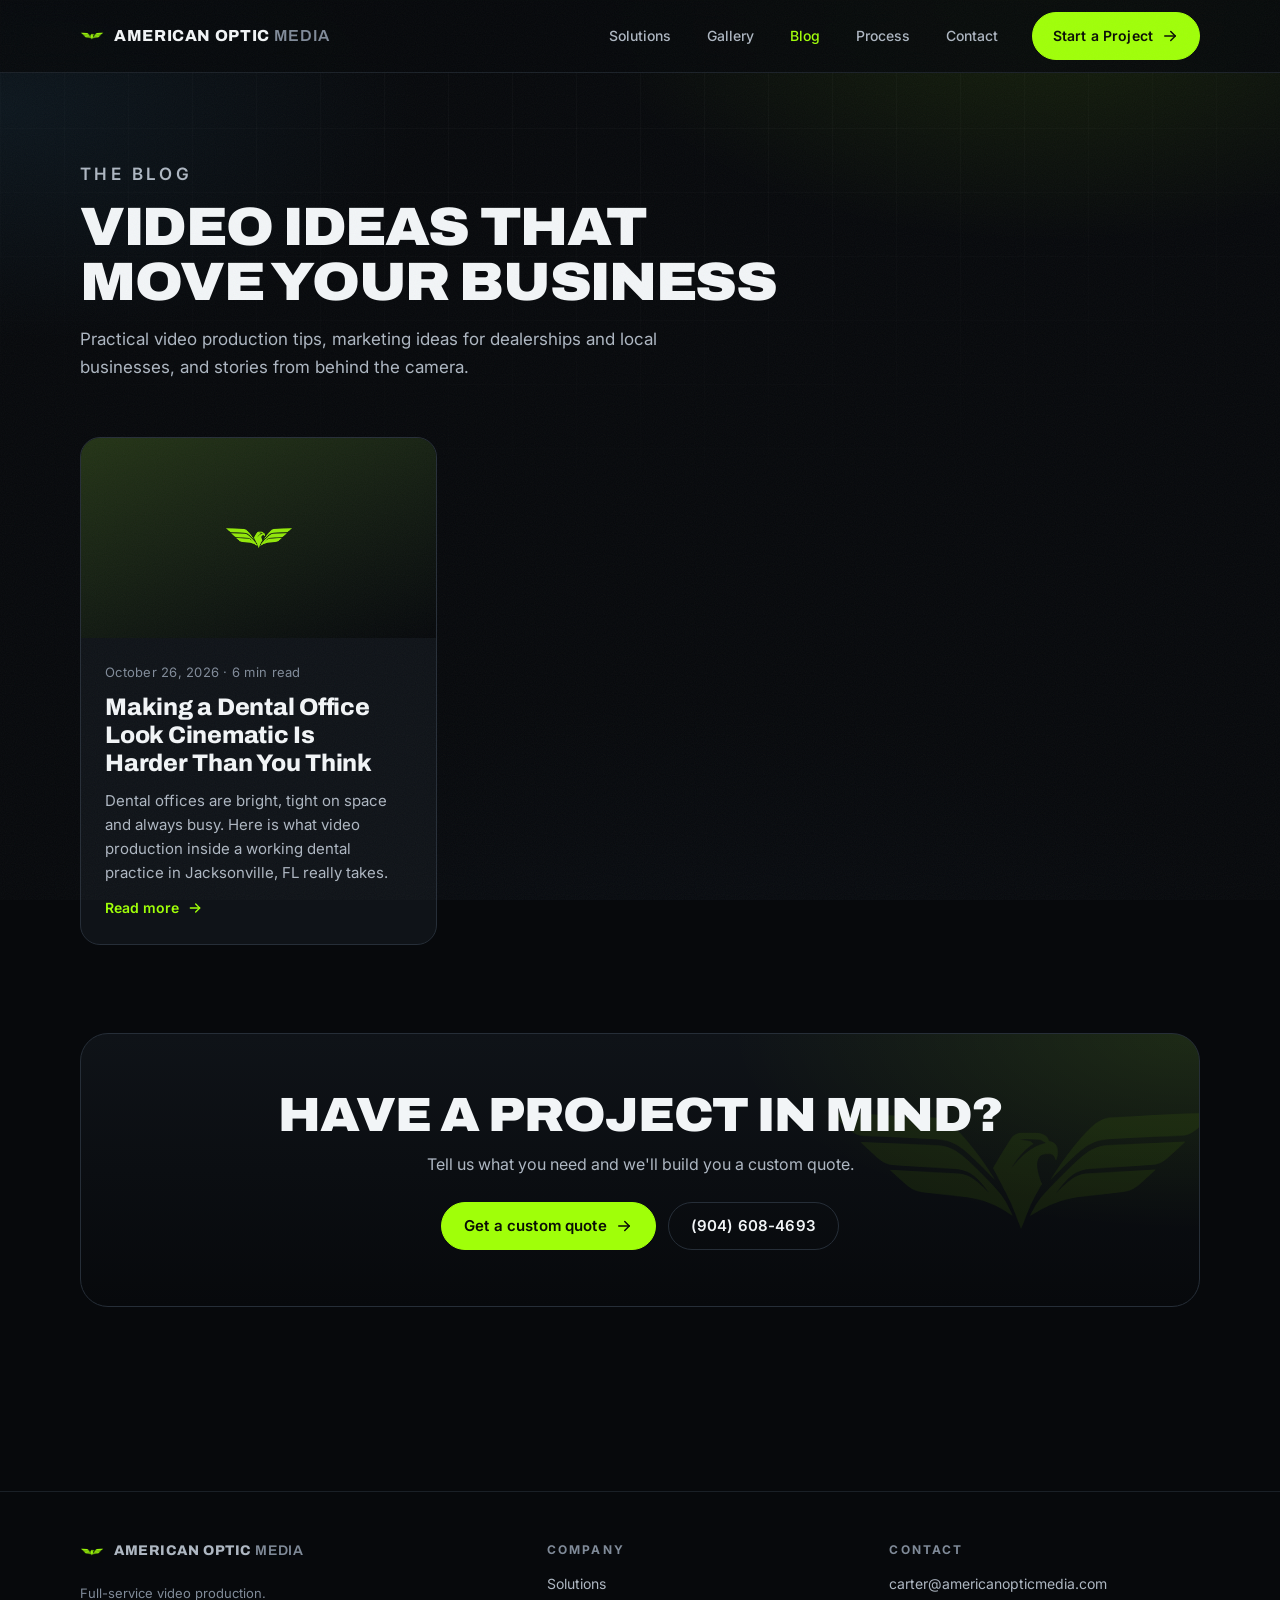
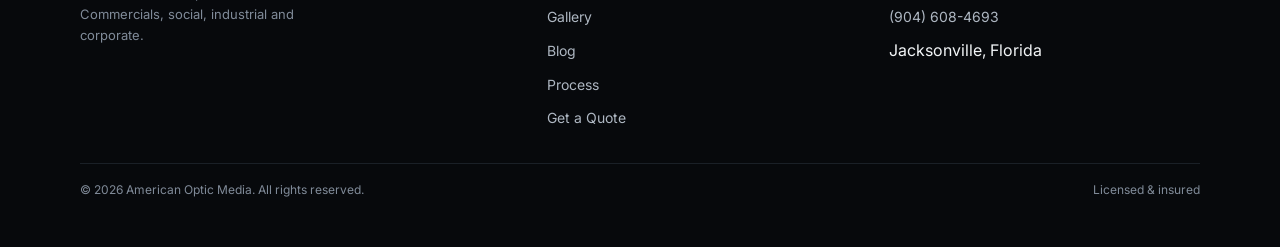
<file: blog/index.html>
<!doctype html>
<html lang="en">
<head>
  <meta charset="utf-8">
  <meta name="viewport" content="width=device-width, initial-scale=1">
  <title>Video Production Blog | American Optic Media</title>
  <meta name="description" content="Video production tips, dealership marketing ideas and behind the scenes stories from American Optic Media in Jacksonville, Florida.">
  <link rel="canonical" href="https://americanopticmedia.com/blog/">
  <link rel="icon" type="image/png" href="/assets/favicon-64.png">
  <link rel="apple-touch-icon" href="/assets/app-icon-180.png">
  <link rel="manifest" href="/site.webmanifest">
  <link rel="alternate" type="application/rss+xml" title="American Optic Media Blog" href="https://americanopticmedia.com/rss.xml">
  <meta name="theme-color" content="#07090C">
  <meta property="og:type" content="website">
  <meta property="og:site_name" content="American Optic Media">
  <meta property="og:title" content="Video Production Blog | American Optic Media">
  <meta property="og:description" content="Video production tips, dealership marketing ideas and behind the scenes stories from American Optic Media in Jacksonville, Florida.">
  <meta property="og:url" content="https://americanopticmedia.com/blog/">
  <meta property="og:image" content="https://americanopticmedia.com/assets/og-image.jpg">
  <meta name="twitter:card" content="summary_large_image">
  <script>document.documentElement.classList.add('js');</script>
  <script type="application/ld+json">{"@context":"https://schema.org","@type":"Blog","name":"American Optic Media Blog","url":"https://americanopticmedia.com/blog/","description":"Video production tips, dealership marketing ideas and behind the scenes stories from American Optic Media in Jacksonville, Florida.","publisher":{"@type":"Organization","name":"American Optic Media","url":"https://americanopticmedia.com"},"blogPost":[{"@type":"BlogPosting","headline":"Making a Dental Office Look Cinematic Is Harder Than You Think","url":"https://americanopticmedia.com/blog/making-a-dental-office-look-cinematic.html","datePublished":"2026-10-26"}]}</script>

  <link rel="preconnect" href="https://fonts.googleapis.com">
  <link rel="preconnect" href="https://fonts.gstatic.com" crossorigin>
  <link href="https://fonts.googleapis.com/css2?family=Archivo:wdth,wght@62..125,400..900&family=Inter:wght@400;500;600&display=swap" rel="stylesheet">
  <link rel="stylesheet" href="/css/styles.css">
  <link rel="stylesheet" href="/css/blog.css">
</head>
<body>
  <div class="bg" aria-hidden="true"></div>
  <a class="skip-link" href="#main">Skip to content</a>

  <svg width="0" height="0" style="position:absolute" aria-hidden="true" focusable="false">
    <symbol id="i-arrow" viewBox="0 0 24 24" fill="none" stroke="currentColor" stroke-width="2" stroke-linecap="round" stroke-linejoin="round"><path d="M5 12h14"/><path d="m13 6 6 6-6 6"/></symbol>
    <symbol id="i-menu" viewBox="0 0 24 24" fill="none" stroke="currentColor" stroke-width="2" stroke-linecap="round"><path d="M3 6h18M3 12h18M3 18h18"/></symbol>
    <symbol id="i-close" viewBox="0 0 24 24" fill="none" stroke="currentColor" stroke-width="2" stroke-linecap="round"><path d="M18 6 6 18M6 6l12 12"/></symbol>
  </svg>

  <header class="site-header">
    <div class="container">
      <nav class="nav" aria-label="Primary">
        <a class="brand" href="/index.html" aria-label="American Optic Media home">
          <img class="brand__mark" src="/assets/ao-mark-lime-128.png" alt="" width="128" height="128">
          <span class="brand__name"><b>American Optic</b> <span>Media</span></span>
        </a>
        <button class="nav__toggle" type="button" aria-expanded="false" aria-controls="nav-links" aria-label="Menu">
          <svg class="icon-open" aria-hidden="true"><use href="#i-menu"/></svg>
          <svg class="icon-close" aria-hidden="true"><use href="#i-close"/></svg>
        </button>
        <div class="nav__links" id="nav-links">
          <a href="/index.html#solutions">Solutions</a>
          <a href="/gallery.html">Gallery</a>
          <a href="/blog/" aria-current="page">Blog</a>
          <a href="/index.html#process">Process</a>
          <a href="/index.html#contact">Contact</a>
          <a class="btn btn--primary nav__cta" href="#" data-quote-cta>Start a Project <svg aria-hidden="true"><use href="#i-arrow"/></svg></a>
        </div>
      </nav>
    </div>
  </header>

  <main id="main">
    <section class="result-hero">
      <div class="container">
        <p class="eyebrow eyebrow--accent">The blog</p>
        <h1>Video ideas that move your business</h1>
        <p>Practical video production tips, marketing ideas for dealerships and local businesses, and stories from behind the camera.</p>
      </div>
    </section>

    <section class="section blog-list">
      <div class="container">
      <ul class="post-grid">
        <li class="post-card">
          <a class="post-card__link" href="/blog/making-a-dental-office-look-cinematic.html">
            <div class="post-card__media post-card__media--blank"><img class="post-card__mark" src="/assets/ao-mark-lime-128.png" alt="" width="128" height="128"></div>
            <div class="post-card__body">
              <p class="post-card__meta"><time datetime="2026-10-26">October 26, 2026</time> <span aria-hidden="true">&middot;</span> 6 min read</p>
              <h2 class="post-card__title">Making a Dental Office Look Cinematic Is Harder Than You Think</h2>
              <p class="post-card__excerpt">Dental offices are bright, tight on space and always busy. Here is what video production inside a working dental practice in Jacksonville, FL really takes.</p>
              <span class="post-card__more">Read more <svg aria-hidden="true"><use href="#i-arrow"/></svg></span>
            </div>
          </a>
        </li>
      </ul>
      </div>
    </section>

    <section class="section post-cta-wrap">
      <div class="container">
        <div class="cta-band reveal">
          <h2>Have a project in mind?</h2>
          <p>Tell us what you need and we'll build you a custom quote.</p>
          <div class="cta-band__actions">
            <a class="btn btn--primary" href="#" data-quote-cta>Get a custom quote <svg aria-hidden="true"><use href="#i-arrow"/></svg></a>
            <a class="btn btn--ghost" href="#" data-call-cta>phone</a>
          </div>
        </div>
      </div>
    </section>
  </main>

  <footer class="site-footer">
    <div class="container">
      <div class="site-footer__grid">
        <div>
          <a class="brand" href="/index.html" aria-label="American Optic Media home">
            <img class="brand__mark" src="/assets/ao-mark-lime-128.png" alt="" width="128" height="128">
            <span class="brand__name"><b>American Optic</b> <span>Media</span></span>
          </a>
          <p>Full-service video production. Commercials, social, industrial and corporate.</p>
        </div>
        <div>
          <h4>Company</h4>
          <ul>
            <li><a href="/index.html#solutions">Solutions</a></li>
            <li><a href="/gallery.html">Gallery</a></li>
            <li><a href="/blog/">Blog</a></li>
            <li><a href="/index.html#process">Process</a></li>
            <li><a href="#" data-quote-cta>Get a Quote</a></li>
          </ul>
        </div>
        <div>
          <h4>Contact</h4>
          <ul>
            <li><a href="#" data-email-link>email</a></li>
            <li><a href="#" data-call-cta>phone</a></li>
            <li><span data-location>Location</span></li>
          </ul>
        </div>
      </div>
      <div class="site-footer__bar">
        <span>&copy; <span id="year"></span> American Optic Media. All rights reserved.</span>
        <span>Licensed &amp; insured</span>
      </div>
    </div>
  </footer>

  <script src="/js/site-config.js"></script>
  <script src="/js/main.js"></script>
</body>
</html>
</file>
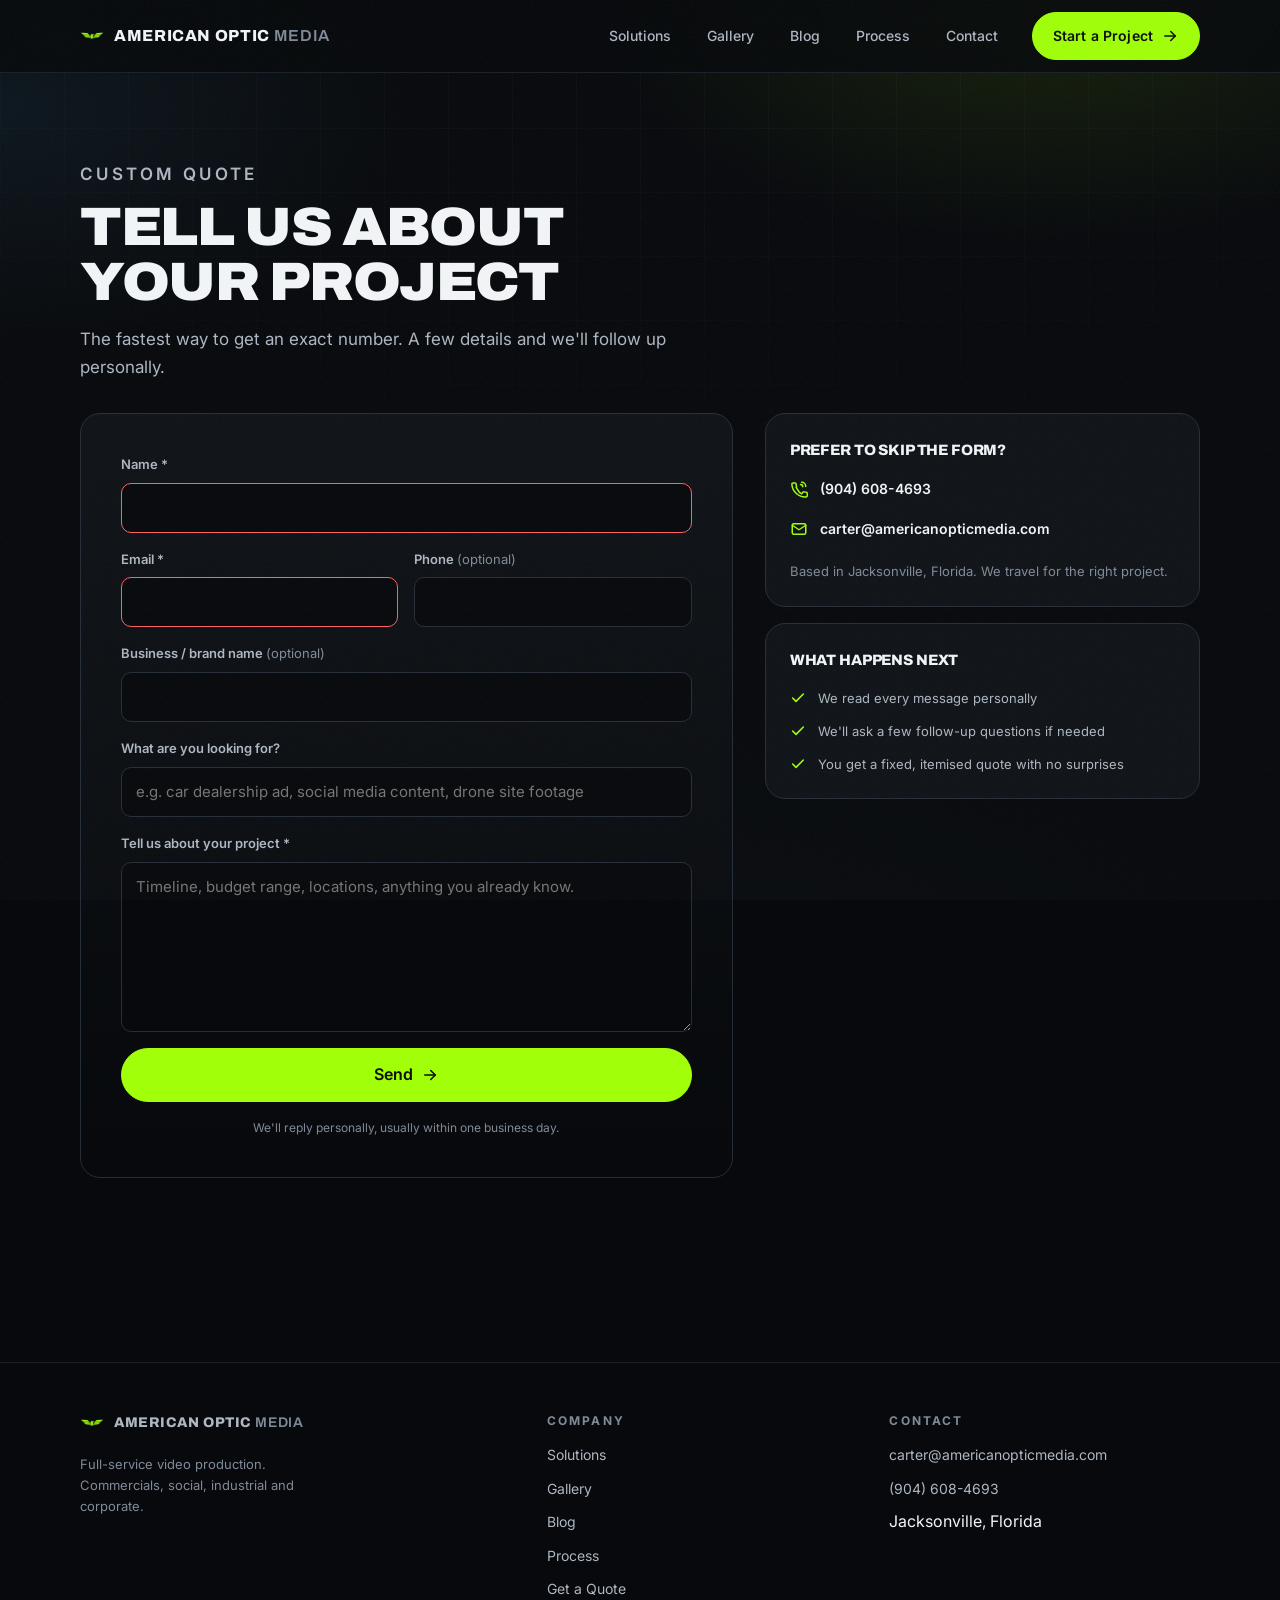
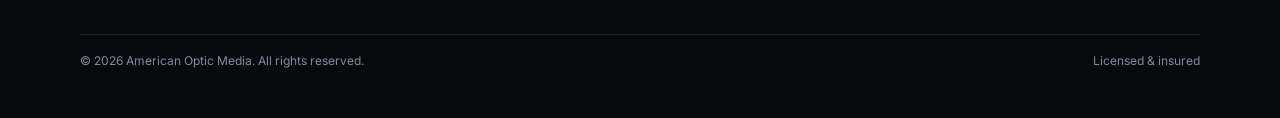
<file: quote.html>
<!doctype html>
<html lang="en">
<head>
  <meta charset="utf-8">
  <meta name="viewport" content="width=device-width, initial-scale=1">
  <title>Get a Custom Quote | American Optic Media</title>
  <meta name="description" content="Tell American Optic Media about your project and get an exact, custom quote.">
  <link rel="icon" type="image/png" href="assets/favicon-64.png">
  <link rel="apple-touch-icon" href="assets/app-icon-180.png">
  <link rel="manifest" href="site.webmanifest">
  <meta name="robots" content="noindex">
  <script>document.documentElement.classList.add('js');</script>

  <link rel="preconnect" href="https://fonts.googleapis.com">
  <link rel="preconnect" href="https://fonts.gstatic.com" crossorigin>
  <link href="https://fonts.googleapis.com/css2?family=Archivo:wdth,wght@62..125,400..900&family=Inter:wght@400;500;600&display=swap" rel="stylesheet">
  <link rel="stylesheet" href="css/styles.css">
</head>
<body>
  <div class="bg" aria-hidden="true"></div>
  <a class="skip-link" href="#main">Skip to content</a>

  <svg width="0" height="0" style="position:absolute" aria-hidden="true" focusable="false">
    <symbol id="i-arrow" viewBox="0 0 24 24" fill="none" stroke="currentColor" stroke-width="2" stroke-linecap="round" stroke-linejoin="round"><path d="M5 12h14"/><path d="m13 6 6 6-6 6"/></symbol>
    <symbol id="i-menu" viewBox="0 0 24 24" fill="none" stroke="currentColor" stroke-width="2" stroke-linecap="round"><path d="M3 6h18M3 12h18M3 18h18"/></symbol>
    <symbol id="i-close" viewBox="0 0 24 24" fill="none" stroke="currentColor" stroke-width="2" stroke-linecap="round"><path d="M18 6 6 18M6 6l12 12"/></symbol>
    <symbol id="i-phone" viewBox="0 0 24 24" fill="none" stroke="currentColor" stroke-width="2" stroke-linecap="round" stroke-linejoin="round"><path d="M15.5 3A5.5 5.5 0 0 1 21 8.5M14 6a3 3 0 0 1 3 3M10.5 13.5a11 11 0 0 0 5 5l1.7-2.2a1.4 1.4 0 0 1 1.5-.5c1 .3 2 .5 3 .5a1.5 1.5 0 0 1 1.3 1.5V21a1.5 1.5 0 0 1-1.6 1.5A18 18 0 0 1 2.5 5.6 1.5 1.5 0 0 1 4 4h2.7A1.5 1.5 0 0 1 8.2 5.3c0 1 .2 2 .5 3a1.4 1.4 0 0 1-.5 1.5Z"/></symbol>
    <symbol id="i-mail" viewBox="0 0 24 24" fill="none" stroke="currentColor" stroke-width="2" stroke-linecap="round" stroke-linejoin="round"><rect x="3" y="5" width="18" height="14" rx="2"/><path d="m3 7 9 6 9-6"/></symbol>
    <symbol id="i-check" viewBox="0 0 24 24" fill="none" stroke="currentColor" stroke-width="2.4" stroke-linecap="round" stroke-linejoin="round"><path d="M20 6 9 17l-5-5"/></symbol>
  </svg>

  <header class="site-header">
    <div class="container">
      <nav class="nav" aria-label="Primary">
        <a class="brand" href="index.html" aria-label="American Optic Media home">
          <img class="brand__mark" src="assets/ao-mark-lime-128.png" alt="" width="128" height="128">
          <span class="brand__name"><b>American Optic</b> <span>Media</span></span>
        </a>
        <button class="nav__toggle" type="button" aria-expanded="false" aria-controls="nav-links" aria-label="Menu">
          <svg class="icon-open" aria-hidden="true"><use href="#i-menu"/></svg>
          <svg class="icon-close" aria-hidden="true"><use href="#i-close"/></svg>
        </button>
        <div class="nav__links" id="nav-links">
          <a href="index.html#solutions">Solutions</a>
          <a href="gallery.html">Gallery</a>
          <a href="blog/">Blog</a>
          <a href="index.html#process">Process</a>
          <a href="index.html#contact">Contact</a>
          <a class="btn btn--primary nav__cta" href="quote.html" aria-current="page">Start a Project <svg aria-hidden="true"><use href="#i-arrow"/></svg></a>
        </div>
      </nav>
    </div>
  </header>

  <main id="main">
    <section class="result-hero">
      <div class="container">
        <p class="eyebrow eyebrow--accent">Custom quote</p>
        <h1 id="quote-title">Tell us about your project</h1>
        <p id="quote-blurb" style="color:var(--text-dim); margin-top:16px; font-size:17px; max-width:60ch;">The fastest way to get an exact number. A few details and we'll follow up personally.</p>
      </div>
    </section>

    <section class="section" style="padding-top:0">
      <div class="container quote-layout">
        <form class="quote-form" id="quote-form" novalidate>
          <div id="form-status" role="status" aria-live="polite"></div>

          <input type="hidden" name="_context" id="field-context">
          <input type="hidden" name="_subject" id="field-subject" value="New quote request from americanopticmedia">
          <input type="hidden" name="_template" value="table">
          <input type="hidden" name="_captcha" value="false">
          <!-- Spam trap: real visitors never see or fill this; bots do. -->
          <div class="visually-hidden" aria-hidden="true">
            <label for="f-website">Leave this field empty</label>
            <input id="f-website" name="_honey" type="text" tabindex="-1" autocomplete="off">
          </div>

          <div class="field">
            <label for="f-name">Name <span aria-hidden="true">*</span></label>
            <input id="f-name" name="name" type="text" autocomplete="name" required>
          </div>

          <div class="field-row">
            <div class="field">
              <label for="f-email">Email <span aria-hidden="true">*</span></label>
              <input id="f-email" name="email" type="email" autocomplete="email" required>
            </div>
            <div class="field">
              <label for="f-phone">Phone <span class="optional">(optional)</span></label>
              <input id="f-phone" name="phone" type="tel" autocomplete="tel">
            </div>
          </div>

          <div class="field">
            <label for="f-business">Business / brand name <span class="optional">(optional)</span></label>
            <input id="f-business" name="business" type="text" autocomplete="organization">
          </div>

          <div class="field">
            <label for="f-project">What are you looking for?</label>
            <input id="f-project" name="project" type="text" placeholder="e.g. car dealership ad, social media content, drone site footage">
          </div>

          <div class="field">
            <label for="f-message">Tell us about your project <span aria-hidden="true">*</span></label>
            <textarea id="f-message" name="message" rows="6" required placeholder="Timeline, budget range, locations, anything you already know."></textarea>
          </div>

          <p class="form-note" id="form-note" hidden></p>

          <button class="btn btn--primary btn--lg btn--block" type="submit" id="quote-submit">
            Send <svg aria-hidden="true"><use href="#i-arrow"/></svg>
          </button>
          <p class="form-fineprint">We'll reply personally, usually within one business day.</p>
        </form>

        <div class="form-success" id="form-success" tabindex="-1" hidden>
          <span class="form-success__icon" aria-hidden="true"><svg><use href="#i-check"/></svg></span>
          <h2>Message sent</h2>
          <p>Thanks for reaching out. We'll read it personally and follow up, usually within one business day. If it's urgent, call or text <a class="accent" href="#" data-call-cta>phone</a>.</p>
          <div class="cta-band__actions" style="justify-content:flex-start; margin-top:0">
            <a class="btn btn--primary" href="gallery.html">See our work <svg aria-hidden="true"><use href="#i-arrow"/></svg></a>
            <a class="btn btn--ghost" href="index.html">Back to home</a>
          </div>
        </div>

        <aside class="quote-aside" aria-label="Direct contact">
          <div class="quote-aside__card">
            <h2>Prefer to skip the form?</h2>
            <ul>
              <li><a href="#" data-call-cta><svg aria-hidden="true"><use href="#i-phone"/></svg> <span id="aside-phone">Call or text</span></a></li>
              <li><a href="#" data-email-link data-keep-text><svg aria-hidden="true"><use href="#i-mail"/></svg> <span id="aside-email">Email us directly</span></a></li>
            </ul>
            <p class="quote-aside__note">Based in <span data-location>Jacksonville, Florida</span>. We travel for the right project.</p>
          </div>
          <div class="quote-aside__card">
            <h2>What happens next</h2>
            <ul class="quote-aside__steps">
              <li><svg aria-hidden="true"><use href="#i-check"/></svg> We read every message personally</li>
              <li><svg aria-hidden="true"><use href="#i-check"/></svg> We'll ask a few follow-up questions if needed</li>
              <li><svg aria-hidden="true"><use href="#i-check"/></svg> You get a fixed, itemised quote with no surprises</li>
            </ul>
          </div>
        </aside>
      </div>
    </section>
  </main>

  <footer class="site-footer">
    <div class="container">
      <div class="site-footer__grid">
        <div>
          <a class="brand" href="index.html" aria-label="American Optic Media home">
            <img class="brand__mark" src="assets/ao-mark-lime-128.png" alt="" width="128" height="128">
            <span class="brand__name"><b>American Optic</b> <span>Media</span></span>
          </a>
          <p>Full-service video production. Commercials, social, industrial and corporate.</p>
        </div>
        <div>
          <h4>Company</h4>
          <ul>
            <li><a href="index.html#solutions">Solutions</a></li>
            <li><a href="gallery.html">Gallery</a></li>
            <li><a href="blog/">Blog</a></li>
            <li><a href="index.html#process">Process</a></li>
            <li><a href="quote.html">Get a Quote</a></li>
          </ul>
        </div>
        <div>
          <h4>Contact</h4>
          <ul>
            <li><a href="#" data-email-link>email</a></li>
            <li><a href="#" data-call-cta>phone</a></li>
            <li><span data-location>Location</span></li>
          </ul>
        </div>
      </div>
      <div class="site-footer__bar">
        <span>&copy; <span id="year"></span> American Optic Media. All rights reserved.</span>
        <span>Licensed &amp; insured</span>
      </div>
    </div>
  </footer>

  <script src="js/site-config.js"></script>
  <script src="js/main.js"></script>
  <script src="js/catalog.js"></script>
  <script src="js/quote.js"></script>
</body>
</html>
</file>
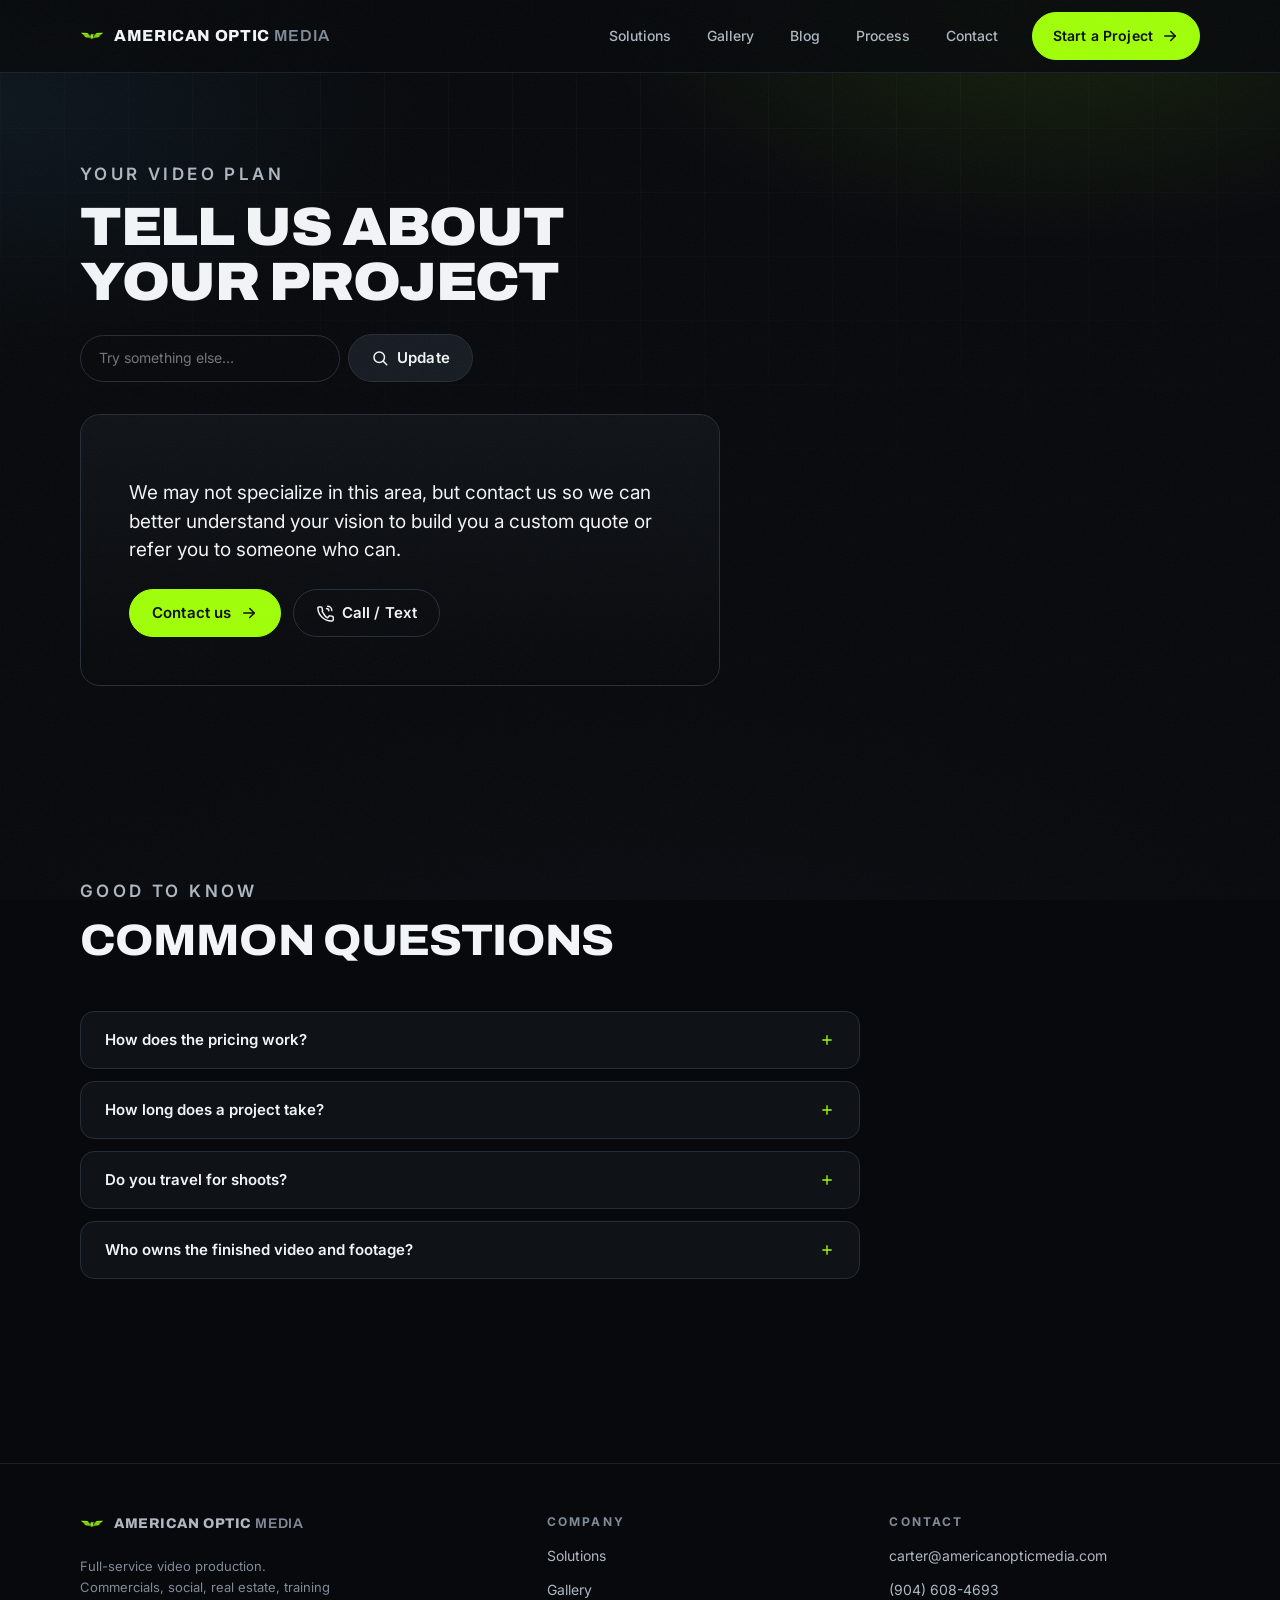
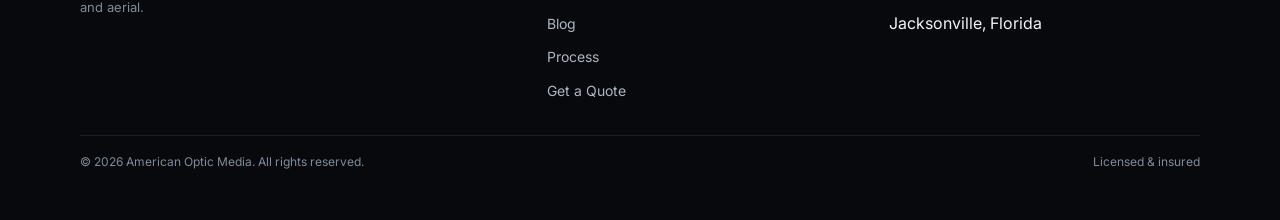
<file: results.html>
<!doctype html>
<html lang="en">
<head>
  <meta charset="utf-8">
  <meta name="viewport" content="width=device-width, initial-scale=1">
  <title>Your Video Plan | American Optic Media</title>
  <script>document.documentElement.classList.add('js');</script>
  <meta name="description" content="Three ways to produce your video with American Optic Media: a Starter, Basic and Top Tier plan, tailored to what you need.">
  <link rel="icon" type="image/png" href="assets/favicon-64.png">
  <link rel="apple-touch-icon" href="assets/app-icon-180.png">
  <link rel="manifest" href="site.webmanifest">
  <meta name="robots" content="noindex">

  <link rel="preconnect" href="https://fonts.googleapis.com">
  <link rel="preconnect" href="https://fonts.gstatic.com" crossorigin>
  <link href="https://fonts.googleapis.com/css2?family=Archivo:wdth,wght@62..125,400..900&family=Inter:wght@400;500;600&display=swap" rel="stylesheet">
  <link rel="stylesheet" href="css/styles.css">
</head>
<body>
  <div class="bg" aria-hidden="true"></div>
  <a class="skip-link" href="#main">Skip to content</a>

  <svg width="0" height="0" style="position:absolute" aria-hidden="true" focusable="false">
    <symbol id="i-search" viewBox="0 0 24 24" fill="none" stroke="currentColor" stroke-width="2" stroke-linecap="round" stroke-linejoin="round"><circle cx="11" cy="11" r="7"/><path d="m21 21-4.3-4.3"/></symbol>
    <symbol id="i-arrow" viewBox="0 0 24 24" fill="none" stroke="currentColor" stroke-width="2" stroke-linecap="round" stroke-linejoin="round"><path d="M5 12h14"/><path d="m13 6 6 6-6 6"/></symbol>
    <symbol id="i-check" viewBox="0 0 24 24" fill="none" stroke="currentColor" stroke-width="2.4" stroke-linecap="round" stroke-linejoin="round"><path d="M20 6 9 17l-5-5"/></symbol>
    <symbol id="i-menu" viewBox="0 0 24 24" fill="none" stroke="currentColor" stroke-width="2" stroke-linecap="round"><path d="M3 6h18M3 12h18M3 18h18"/></symbol>
    <symbol id="i-close" viewBox="0 0 24 24" fill="none" stroke="currentColor" stroke-width="2" stroke-linecap="round"><path d="M18 6 6 18M6 6l12 12"/></symbol>
    <symbol id="i-phone" viewBox="0 0 24 24" fill="none" stroke="currentColor" stroke-width="2" stroke-linecap="round" stroke-linejoin="round"><path d="M15.5 3A5.5 5.5 0 0 1 21 8.5M14 6a3 3 0 0 1 3 3M10.5 13.5a11 11 0 0 0 5 5l1.7-2.2a1.4 1.4 0 0 1 1.5-.5c1 .3 2 .5 3 .5a1.5 1.5 0 0 1 1.3 1.5V21a1.5 1.5 0 0 1-1.6 1.5A18 18 0 0 1 2.5 5.6 1.5 1.5 0 0 1 4 4h2.7A1.5 1.5 0 0 1 8.2 5.3c0 1 .2 2 .5 3a1.4 1.4 0 0 1-.5 1.5Z"/></symbol>
    <symbol id="i-mail" viewBox="0 0 24 24" fill="none" stroke="currentColor" stroke-width="2" stroke-linecap="round" stroke-linejoin="round"><rect x="3" y="5" width="18" height="14" rx="2"/><path d="m3 7 9 6 9-6"/></symbol>
  </svg>

  <header class="site-header">
    <div class="container">
      <nav class="nav" aria-label="Primary">
        <a class="brand" href="index.html" aria-label="American Optic Media home">
          <img class="brand__mark" src="assets/ao-mark-lime-128.png" alt="" width="128" height="128">
          <span class="brand__name"><b>American Optic</b> <span>Media</span></span>
        </a>
        <button class="nav__toggle" type="button" aria-expanded="false" aria-controls="nav-links" aria-label="Menu">
          <svg class="icon-open" aria-hidden="true"><use href="#i-menu"/></svg>
          <svg class="icon-close" aria-hidden="true"><use href="#i-close"/></svg>
        </button>
        <div class="nav__links" id="nav-links">
          <a href="index.html#solutions">Solutions</a>
          <a href="gallery.html">Gallery</a>
          <a href="blog/">Blog</a>
          <a href="index.html#process">Process</a>
          <a href="index.html#contact">Contact</a>
          <a class="btn btn--primary nav__cta" href="#" data-quote-cta>Start a Project <svg aria-hidden="true"><use href="#i-arrow"/></svg></a>
        </div>
      </nav>
    </div>
  </header>

  <main id="main">
    <section class="result-hero">
      <div class="container">
        <p class="eyebrow eyebrow--accent">Your video plan</p>
        <h1 id="result-title">Building your plan&hellip;</h1>
        <p id="result-blurb">One moment while we put together three ways to produce this.</p>
        <p class="estimate-note" id="estimate-note" hidden>Ballpark estimates. Every project gets an exact, custom quote.</p>

        <div class="query-bar">
          <span class="pill" id="query-pill" hidden>
            <span class="tag" id="query-tag">Category</span>
            <span>You asked for:</span> <b id="query-text"></b>
          </span>
          <form class="edit-search" id="edit-search" action="results.html" method="get" role="search">
            <label class="visually-hidden" for="edit-input">Change your request</label>
            <input id="edit-input" name="q" type="text" autocomplete="off" placeholder="Try something else…">
            <button class="btn" type="submit"><svg aria-hidden="true"><use href="#i-search"/></svg> Update</button>
          </form>
        </div>
      </div>
    </section>

    <section class="section" style="padding-top: 0" aria-labelledby="tiers-h">
      <div class="container">
        <h2 class="visually-hidden" id="tiers-h">Pricing tiers</h2>
        <noscript>
          <p style="color:var(--text-dim); border:1px solid var(--line); border-radius:14px; padding:20px;">
            This planner needs JavaScript to tailor results. Please
            <a class="accent" href="index.html">go back and try the search again</a>, or email us and we'll build a quote by hand.
          </p>
        </noscript>
        <div class="tiers" id="tiers"></div>

        <div class="result-note" id="result-note" hidden>
          <p><b>These are ballpark estimates.</b> Full broadcast commercials with actors or multiple shoot days can run up to $10,000. Tell us the details and we'll send an exact quote.</p>
          <a class="btn btn--primary" href="#" id="note-cta">Get my custom quote <svg aria-hidden="true"><use href="#i-arrow"/></svg></a>
        </div>
      </div>
    </section>

    <section class="section" aria-labelledby="faq-h">
      <div class="container">
        <div class="section__head">
          <p class="eyebrow">Good to know</p>
          <h2 id="faq-h">Common questions</h2>
        </div>
        <div class="faq">
          <details>
            <summary>How does the pricing work?</summary>
            <p>The numbers shown are starting points for a typical project of that scope. Your final quote depends on shoot days, locations, talent, travel and how many final cuts you need. We give you a fixed, itemised quote before anything is booked.</p>
          </details>
          <details>
            <summary>How long does a project take?</summary>
            <p>A Starter project is usually 1 to 2 weeks from kickoff to delivery. Basic runs 2 to 4 weeks. Top Tier productions with casting and multiple shoot days typically run 4 to 8 weeks. Rush timelines are possible, just ask.</p>
          </details>
          <details>
            <summary>Do you travel for shoots?</summary>
            <p>Yes. We're based in Florida and shoot across the Southeast regularly, and nationally for larger productions. Travel is added to the quote at cost.</p>
          </details>
          <details>
            <summary>Who owns the finished video and footage?</summary>
            <p>You own the final delivered videos outright, with full usage rights for advertising and organic use. Raw footage archival can be added to any tier.</p>
          </details>
        </div>
      </div>
    </section>
  </main>

  <footer class="site-footer">
    <div class="container">
      <div class="site-footer__grid">
        <div>
          <a class="brand" href="index.html" aria-label="American Optic Media home">
            <img class="brand__mark" src="assets/ao-mark-lime-128.png" alt="" width="128" height="128">
            <span class="brand__name"><b>American Optic</b> <span>Media</span></span>
          </a>
          <p>Full-service video production. Commercials, social, real estate, training and aerial.</p>
        </div>
        <div>
          <h4>Company</h4>
          <ul>
            <li><a href="index.html#solutions">Solutions</a></li>
            <li><a href="gallery.html">Gallery</a></li>
            <li><a href="blog/">Blog</a></li>
            <li><a href="index.html#process">Process</a></li>
            <li><a href="#" data-quote-cta>Get a Quote</a></li>
          </ul>
        </div>
        <div>
          <h4>Contact</h4>
          <ul>
            <li><a href="#" data-email-link>email</a></li>
            <li><a href="#" data-call-cta>phone</a></li>
            <li><span data-location>Location</span></li>
          </ul>
        </div>
      </div>
      <div class="site-footer__bar">
        <span>&copy; <span id="year"></span> American Optic Media. All rights reserved.</span>
        <span>Licensed &amp; insured</span>
      </div>
    </div>
  </footer>

  <script src="js/site-config.js"></script>
  <script src="js/main.js"></script>
  <script src="js/catalog.js"></script>
  <script src="js/results.js"></script>
</body>
</html>
</file>
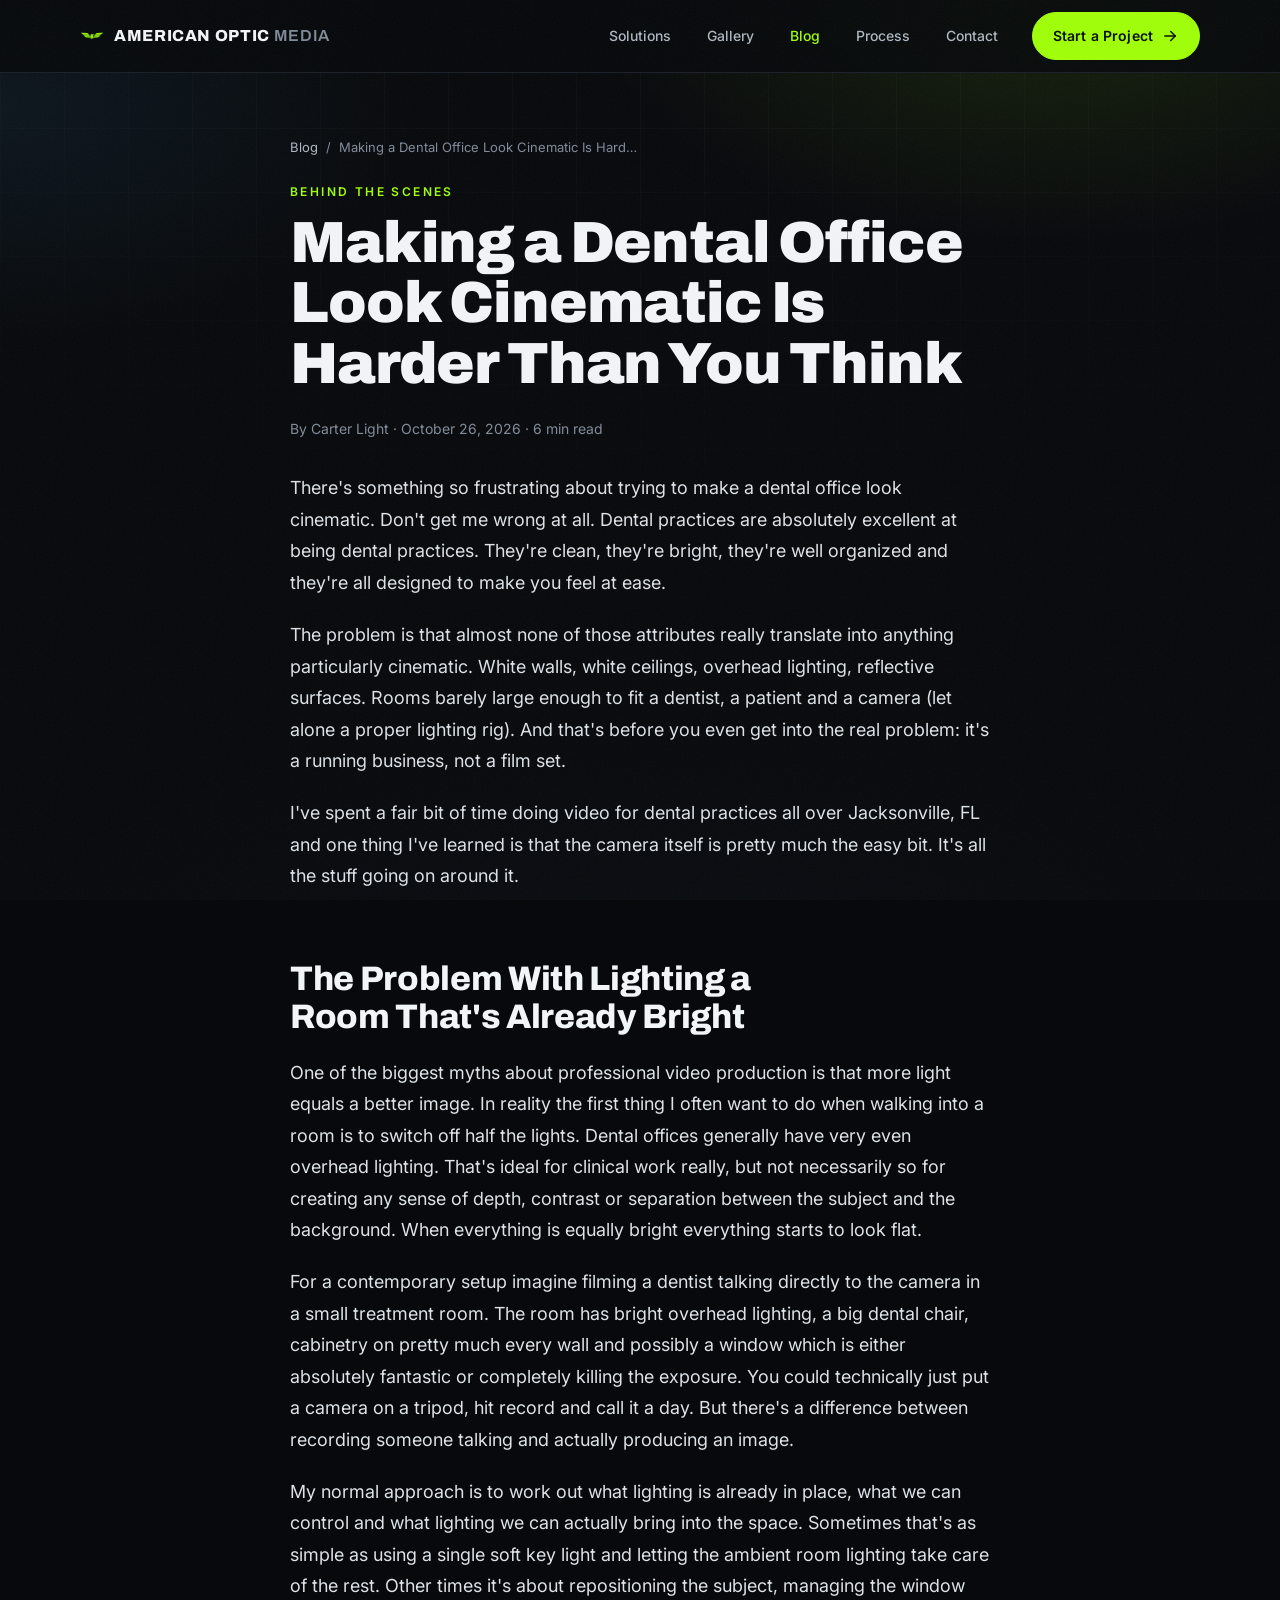
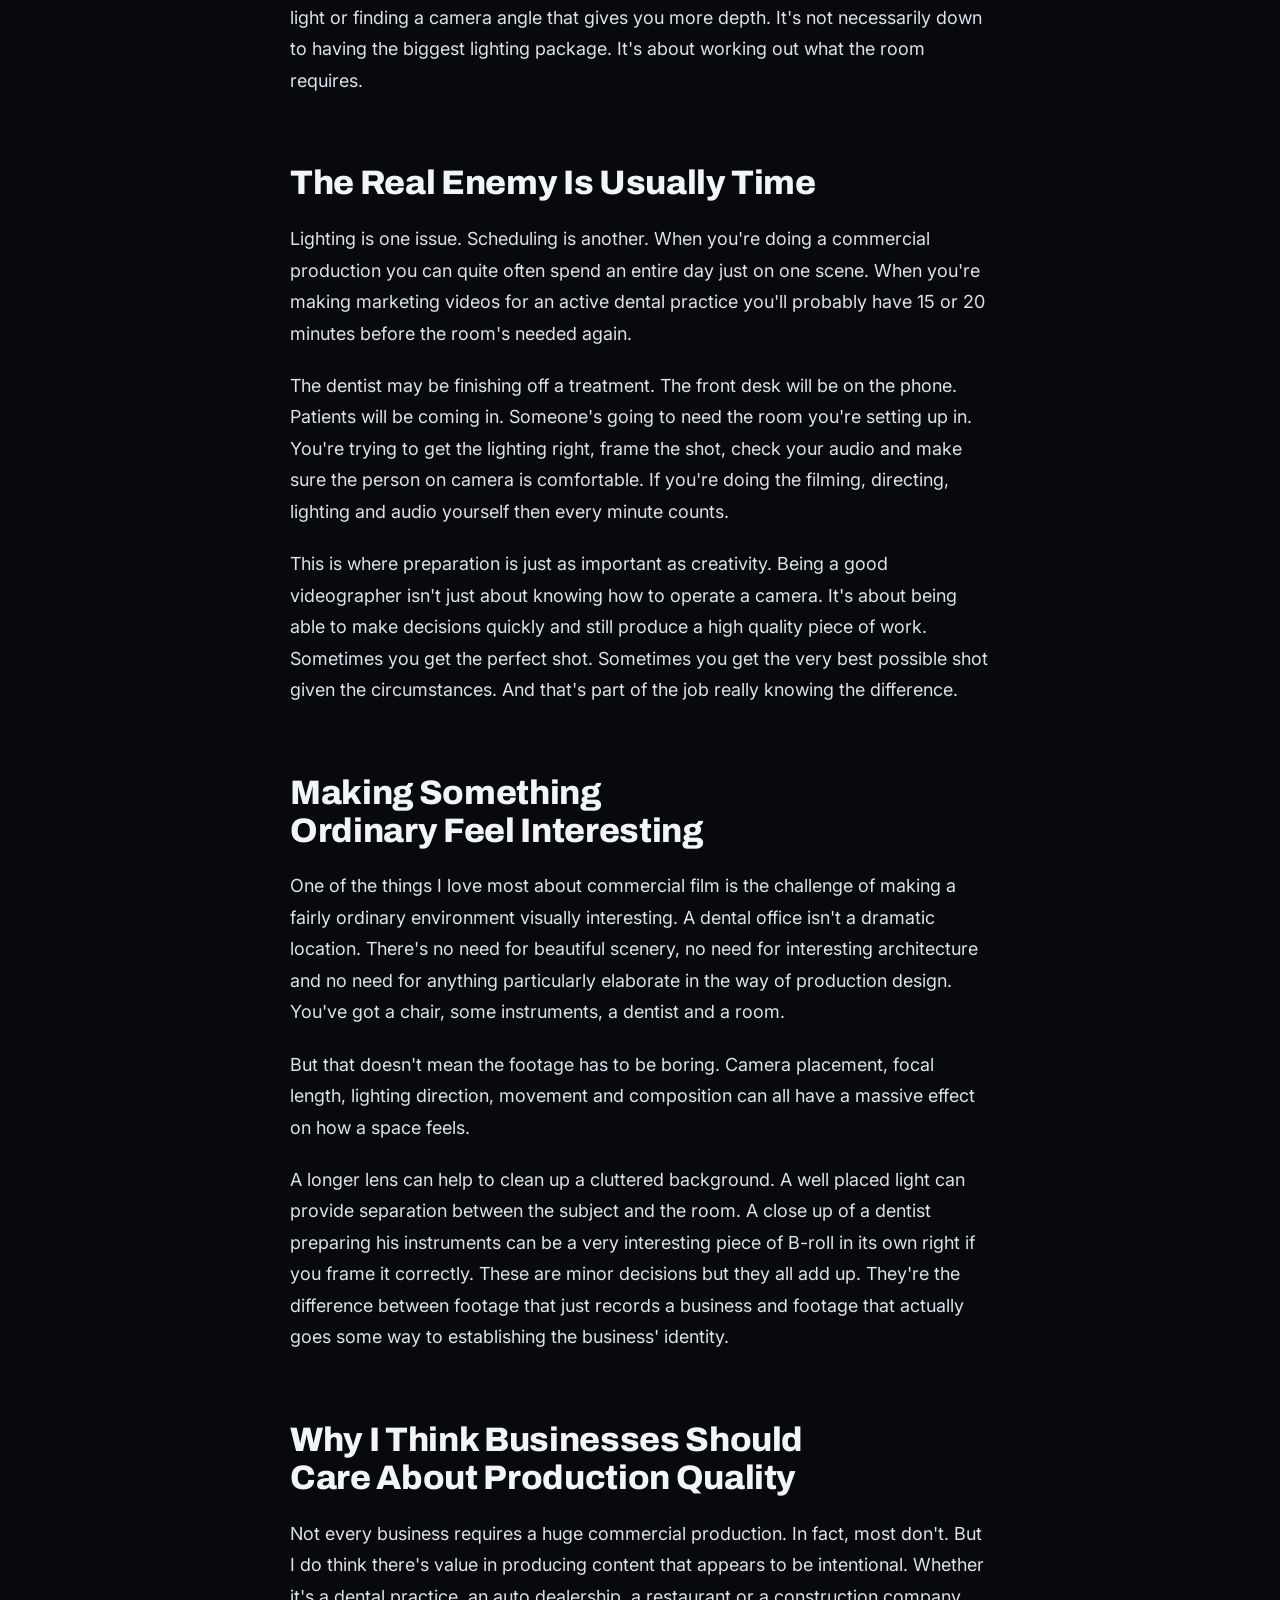
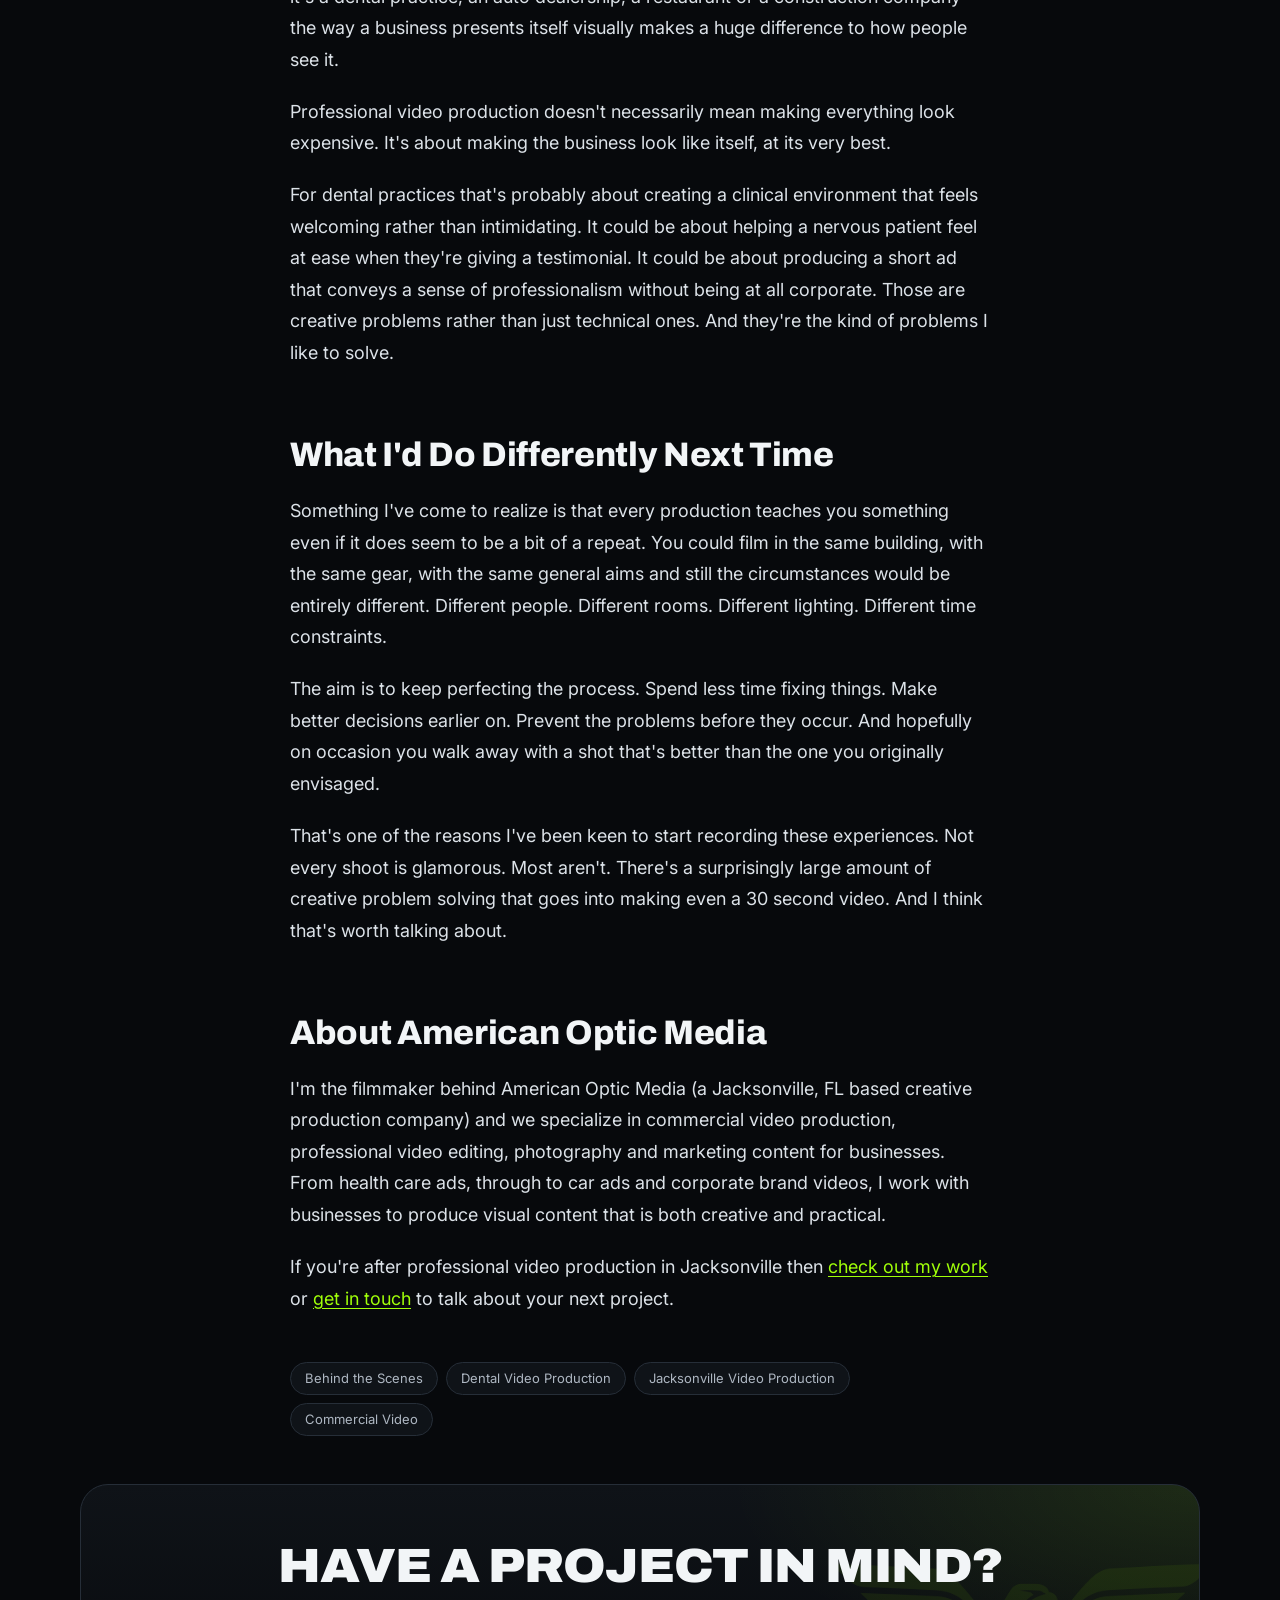
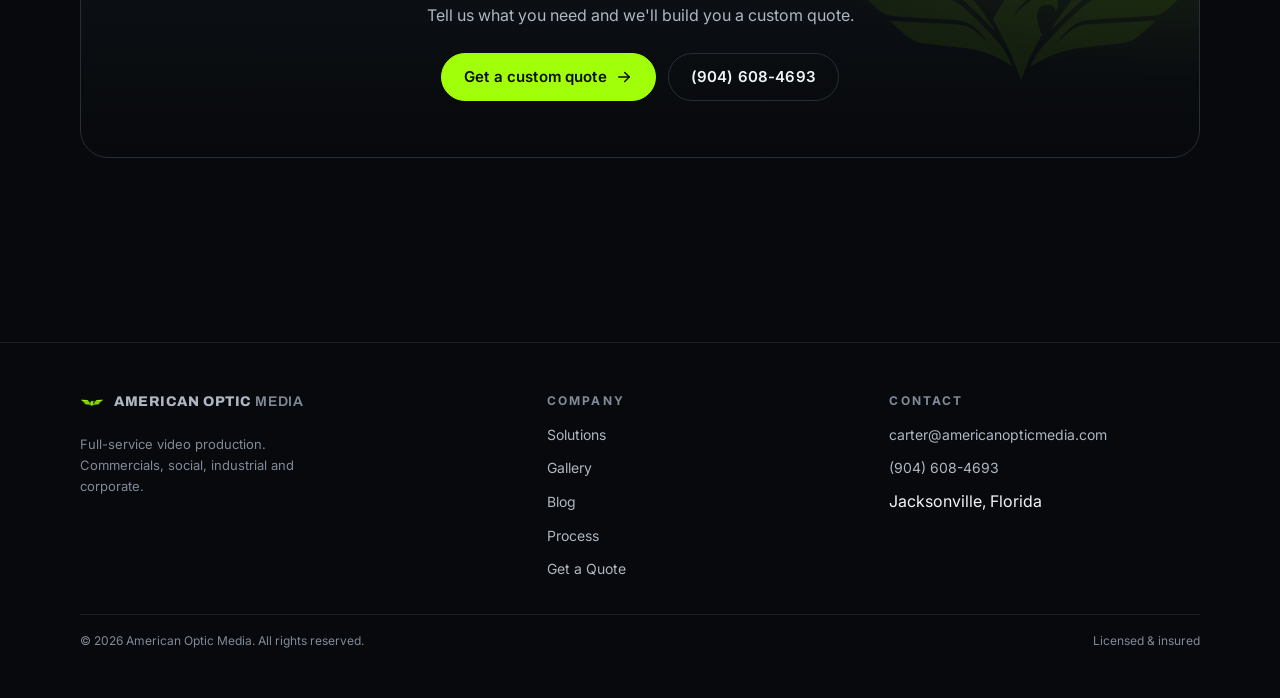
<file: blog/making-a-dental-office-look-cinematic.html>
<!doctype html>
<html lang="en">
<head>
  <meta charset="utf-8">
  <meta name="viewport" content="width=device-width, initial-scale=1">
  <title>Making a Dental Office Look Cinematic | American Optic Media</title>
  <meta name="description" content="Dental offices are bright, tight on space and always busy. Here is what video production inside a working dental practice in Jacksonville, FL really takes.">
  <link rel="canonical" href="https://americanopticmedia.com/blog/making-a-dental-office-look-cinematic.html">
  <link rel="icon" type="image/png" href="/assets/favicon-64.png">
  <link rel="apple-touch-icon" href="/assets/app-icon-180.png">
  <link rel="manifest" href="/site.webmanifest">
  <link rel="alternate" type="application/rss+xml" title="American Optic Media Blog" href="https://americanopticmedia.com/rss.xml">
  <meta name="theme-color" content="#07090C">
  <meta property="og:type" content="article">
  <meta property="og:site_name" content="American Optic Media">
  <meta property="og:title" content="Making a Dental Office Look Cinematic | American Optic Media">
  <meta property="og:description" content="Dental offices are bright, tight on space and always busy. Here is what video production inside a working dental practice in Jacksonville, FL really takes.">
  <meta property="og:url" content="https://americanopticmedia.com/blog/making-a-dental-office-look-cinematic.html">
  <meta property="og:image" content="https://americanopticmedia.com/assets/og-image.jpg">
  <meta name="twitter:card" content="summary_large_image">
  <script>document.documentElement.classList.add('js');</script>
  <script type="application/ld+json">[{"@context":"https://schema.org","@type":"BlogPosting","headline":"Making a Dental Office Look Cinematic Is Harder Than You Think","description":"Dental offices are bright, tight on space and always busy. Here is what video production inside a working dental practice in Jacksonville, FL really takes.","image":["https://americanopticmedia.com/assets/og-image.jpg"],"datePublished":"2026-10-26","dateModified":"2026-10-26","author":{"@type":"Person","name":"Carter Light"},"publisher":{"@type":"Organization","name":"American Optic Media","url":"https://americanopticmedia.com","logo":{"@type":"ImageObject","url":"https://americanopticmedia.com/assets/ao-mark-lime-512.png"}},"mainEntityOfPage":"https://americanopticmedia.com/blog/making-a-dental-office-look-cinematic.html","keywords":"Behind the Scenes, Dental Video Production, Jacksonville Video Production, Commercial Video"},{"@context":"https://schema.org","@type":"BreadcrumbList","itemListElement":[{"@type":"ListItem","position":1,"name":"Home","item":"https://americanopticmedia.com/"},{"@type":"ListItem","position":2,"name":"Blog","item":"https://americanopticmedia.com/blog/"},{"@type":"ListItem","position":3,"name":"Making a Dental Office Look Cinematic Is Harder Than You Think","item":"https://americanopticmedia.com/blog/making-a-dental-office-look-cinematic.html"}]}]</script>

  <link rel="preconnect" href="https://fonts.googleapis.com">
  <link rel="preconnect" href="https://fonts.gstatic.com" crossorigin>
  <link href="https://fonts.googleapis.com/css2?family=Archivo:wdth,wght@62..125,400..900&family=Inter:wght@400;500;600&display=swap" rel="stylesheet">
  <link rel="stylesheet" href="/css/styles.css">
  <link rel="stylesheet" href="/css/blog.css">
</head>
<body>
  <div class="bg" aria-hidden="true"></div>
  <a class="skip-link" href="#main">Skip to content</a>

  <svg width="0" height="0" style="position:absolute" aria-hidden="true" focusable="false">
    <symbol id="i-arrow" viewBox="0 0 24 24" fill="none" stroke="currentColor" stroke-width="2" stroke-linecap="round" stroke-linejoin="round"><path d="M5 12h14"/><path d="m13 6 6 6-6 6"/></symbol>
    <symbol id="i-menu" viewBox="0 0 24 24" fill="none" stroke="currentColor" stroke-width="2" stroke-linecap="round"><path d="M3 6h18M3 12h18M3 18h18"/></symbol>
    <symbol id="i-close" viewBox="0 0 24 24" fill="none" stroke="currentColor" stroke-width="2" stroke-linecap="round"><path d="M18 6 6 18M6 6l12 12"/></symbol>
  </svg>

  <header class="site-header">
    <div class="container">
      <nav class="nav" aria-label="Primary">
        <a class="brand" href="/index.html" aria-label="American Optic Media home">
          <img class="brand__mark" src="/assets/ao-mark-lime-128.png" alt="" width="128" height="128">
          <span class="brand__name"><b>American Optic</b> <span>Media</span></span>
        </a>
        <button class="nav__toggle" type="button" aria-expanded="false" aria-controls="nav-links" aria-label="Menu">
          <svg class="icon-open" aria-hidden="true"><use href="#i-menu"/></svg>
          <svg class="icon-close" aria-hidden="true"><use href="#i-close"/></svg>
        </button>
        <div class="nav__links" id="nav-links">
          <a href="/index.html#solutions">Solutions</a>
          <a href="/gallery.html">Gallery</a>
          <a href="/blog/" aria-current="page">Blog</a>
          <a href="/index.html#process">Process</a>
          <a href="/index.html#contact">Contact</a>
          <a class="btn btn--primary nav__cta" href="#" data-quote-cta>Start a Project <svg aria-hidden="true"><use href="#i-arrow"/></svg></a>
        </div>
      </nav>
    </div>
  </header>

  <main id="main">
    <article class="post">
      <div class="container container--post">
        <nav class="crumbs" aria-label="Breadcrumb"><a href="/blog/">Blog</a> <span aria-hidden="true">/</span> <span>Making a Dental Office Look Cinematic Is Harder Than You Think</span></nav>
        <p class="eyebrow eyebrow--accent">Behind the Scenes</p>
        <h1 class="post__title">Making a Dental Office Look Cinematic Is Harder Than You Think</h1>
        <p class="post__meta">By Carter Light <span aria-hidden="true">&middot;</span> <time datetime="2026-10-26">October 26, 2026</time> <span aria-hidden="true">&middot;</span> 6 min read</p>
        <div class="prose">
<p>There's something so frustrating about trying to make a dental office look cinematic. Don't get me wrong at all. Dental practices are absolutely excellent at being dental practices. They're clean, they're bright, they're well organized and they're all designed to make you feel at ease.</p>
<p>The problem is that almost none of those attributes really translate into anything particularly cinematic. White walls, white ceilings, overhead lighting, reflective surfaces. Rooms barely large enough to fit a dentist, a patient and a camera (let alone a proper lighting rig). And that's before you even get into the real problem: it's a running business, not a film set.</p>
<p>I've spent a fair bit of time doing video for dental practices all over Jacksonville, FL and one thing I've learned is that the camera itself is pretty much the easy bit. It's all the stuff going on around it.</p>
<h2 id="the-problem-with-lighting-a-room-that-s-already-bright">The Problem With Lighting a Room That's Already Bright</h2>
<p>One of the biggest myths about professional video production is that more light equals a better image. In reality the first thing I often want to do when walking into a room is to switch off half the lights. Dental offices generally have very even overhead lighting. That's ideal for clinical work really, but not necessarily so for creating any sense of depth, contrast or separation between the subject and the background. When everything is equally bright everything starts to look flat.</p>
<p>For a contemporary setup imagine filming a dentist talking directly to the camera in a small treatment room. The room has bright overhead lighting, a big dental chair, cabinetry on pretty much every wall and possibly a window which is either absolutely fantastic or completely killing the exposure. You could technically just put a camera on a tripod, hit record and call it a day. But there's a difference between recording someone talking and actually producing an image.</p>
<p>My normal approach is to work out what lighting is already in place, what we can control and what lighting we can actually bring into the space. Sometimes that's as simple as using a single soft key light and letting the ambient room lighting take care of the rest. Other times it's about repositioning the subject, managing the window light or finding a camera angle that gives you more depth. It's not necessarily down to having the biggest lighting package. It's about working out what the room requires.</p>
<h2 id="the-real-enemy-is-usually-time">The Real Enemy Is Usually Time</h2>
<p>Lighting is one issue. Scheduling is another. When you're doing a commercial production you can quite often spend an entire day just on one scene. When you're making marketing videos for an active dental practice you'll probably have 15 or 20 minutes before the room's needed again.</p>
<p>The dentist may be finishing off a treatment. The front desk will be on the phone. Patients will be coming in. Someone's going to need the room you're setting up in. You're trying to get the lighting right, frame the shot, check your audio and make sure the person on camera is comfortable. If you're doing the filming, directing, lighting and audio yourself then every minute counts.</p>
<p>This is where preparation is just as important as creativity. Being a good videographer isn't just about knowing how to operate a camera. It's about being able to make decisions quickly and still produce a high quality piece of work. Sometimes you get the perfect shot. Sometimes you get the very best possible shot given the circumstances. And that's part of the job really knowing the difference.</p>
<h2 id="making-something-ordinary-feel-interesting">Making Something Ordinary Feel Interesting</h2>
<p>One of the things I love most about commercial film is the challenge of making a fairly ordinary environment visually interesting. A dental office isn't a dramatic location. There's no need for beautiful scenery, no need for interesting architecture and no need for anything particularly elaborate in the way of production design. You've got a chair, some instruments, a dentist and a room.</p>
<p>But that doesn't mean the footage has to be boring. Camera placement, focal length, lighting direction, movement and composition can all have a massive effect on how a space feels.</p>
<p>A longer lens can help to clean up a cluttered background. A well placed light can provide separation between the subject and the room. A close up of a dentist preparing his instruments can be a very interesting piece of B-roll in its own right if you frame it correctly. These are minor decisions but they all add up. They're the difference between footage that just records a business and footage that actually goes some way to establishing the business' identity.</p>
<h2 id="why-i-think-businesses-should-care-about-production-quality">Why I Think Businesses Should Care About Production Quality</h2>
<p>Not every business requires a huge commercial production. In fact, most don't. But I do think there's value in producing content that appears to be intentional. Whether it's a dental practice, an auto dealership, a restaurant or a construction company the way a business presents itself visually makes a huge difference to how people see it.</p>
<p>Professional video production doesn't necessarily mean making everything look expensive. It's about making the business look like itself, at its very best.</p>
<p>For dental practices that's probably about creating a clinical environment that feels welcoming rather than intimidating. It could be about helping a nervous patient feel at ease when they're giving a testimonial. It could be about producing a short ad that conveys a sense of professionalism without being at all corporate. Those are creative problems rather than just technical ones. And they're the kind of problems I like to solve.</p>
<h2 id="what-i-d-do-differently-next-time">What I'd Do Differently Next Time</h2>
<p>Something I've come to realize is that every production teaches you something even if it does seem to be a bit of a repeat. You could film in the same building, with the same gear, with the same general aims and still the circumstances would be entirely different. Different people. Different rooms. Different lighting. Different time constraints.</p>
<p>The aim is to keep perfecting the process. Spend less time fixing things. Make better decisions earlier on. Prevent the problems before they occur. And hopefully on occasion you walk away with a shot that's better than the one you originally envisaged.</p>
<p>That's one of the reasons I've been keen to start recording these experiences. Not every shoot is glamorous. Most aren't. There's a surprisingly large amount of creative problem solving that goes into making even a 30 second video. And I think that's worth talking about.</p>
<h2 id="about-american-optic-media">About American Optic Media</h2>
<p>I'm the filmmaker behind American Optic Media (a Jacksonville, FL based creative production company) and we specialize in commercial video production, professional video editing, photography and marketing content for businesses. From health care ads, through to car ads and corporate brand videos, I work with businesses to produce visual content that is both creative and practical.</p>
<p>If you're after professional video production in Jacksonville then <a href="/gallery.html">check out my work</a> or <a href="/quote.html">get in touch</a> to talk about your next project.</p>
        </div>
        <ul class="post__tags" aria-label="Topics"><li>Behind the Scenes</li><li>Dental Video Production</li><li>Jacksonville Video Production</li><li>Commercial Video</li></ul>
      </div>
    </article>

    <section class="section post-cta-wrap">
      <div class="container">
        <div class="cta-band reveal">
          <h2>Have a project in mind?</h2>
          <p>Tell us what you need and we'll build you a custom quote.</p>
          <div class="cta-band__actions">
            <a class="btn btn--primary" href="#" data-quote-cta>Get a custom quote <svg aria-hidden="true"><use href="#i-arrow"/></svg></a>
            <a class="btn btn--ghost" href="#" data-call-cta>phone</a>
          </div>
        </div>
      </div>
    </section>
  </main>

  <footer class="site-footer">
    <div class="container">
      <div class="site-footer__grid">
        <div>
          <a class="brand" href="/index.html" aria-label="American Optic Media home">
            <img class="brand__mark" src="/assets/ao-mark-lime-128.png" alt="" width="128" height="128">
            <span class="brand__name"><b>American Optic</b> <span>Media</span></span>
          </a>
          <p>Full-service video production. Commercials, social, industrial and corporate.</p>
        </div>
        <div>
          <h4>Company</h4>
          <ul>
            <li><a href="/index.html#solutions">Solutions</a></li>
            <li><a href="/gallery.html">Gallery</a></li>
            <li><a href="/blog/">Blog</a></li>
            <li><a href="/index.html#process">Process</a></li>
            <li><a href="#" data-quote-cta>Get a Quote</a></li>
          </ul>
        </div>
        <div>
          <h4>Contact</h4>
          <ul>
            <li><a href="#" data-email-link>email</a></li>
            <li><a href="#" data-call-cta>phone</a></li>
            <li><span data-location>Location</span></li>
          </ul>
        </div>
      </div>
      <div class="site-footer__bar">
        <span>&copy; <span id="year"></span> American Optic Media. All rights reserved.</span>
        <span>Licensed &amp; insured</span>
      </div>
    </div>
  </footer>

  <script src="/js/site-config.js"></script>
  <script src="/js/main.js"></script>
</body>
</html>
</file>
<file: css/styles.css>
/* ============================================================
   American Optic Media — stylesheet
   Brand: lime (#A0FF09) on near-black. Dark cinematic.
   All brand values live in :root below — change them here.
   ============================================================ */

/* ----- Design tokens ------------------------------------------------ */
:root {
  /* Brand */
  --accent:        #A0FF09;   /* American Optic lime (sampled from logo) */
  --accent-2:      #7ACC06;   /* deeper lime for gradients / pressed */
  --accent-ink:    #0A0E05;   /* text that sits on top of --accent */
  --accent-glow:   rgba(160, 255, 9, 0.30);
  --accent-faint:  rgba(160, 255, 9, 0.10);

  /* Surfaces */
  --ink:        #07090C;
  --surface-1:  #0F1318;
  --surface-2:  #161B22;
  --surface-3:  #1D242D;
  --line:       #262E38;
  --line-soft:  #1A2027;

  /* Text */
  --text:       #F2F5F7;
  --text-dim:   #AEB7C2;
  --text-mute:  #808B99;

  /* Status */
  --ok:      #34E5A0;
  --danger:  #FF6060;

  /* Radius */
  --r-sm:   10px;
  --r-md:   14px;
  --r-lg:   20px;
  --r-xl:   28px;
  --r-pill: 999px;

  /* Elevation */
  --shadow-1: 0 1px 0 rgba(255,255,255,.03), 0 10px 34px -14px rgba(0,0,0,.65);
  --shadow-2: 0 1px 0 rgba(255,255,255,.04), 0 28px 60px -22px rgba(0,0,0,.75);

  /* Spacing scale */
  --s-1: 4px;  --s-2: 8px;  --s-3: 12px; --s-4: 16px; --s-5: 24px;
  --s-6: 32px; --s-7: 48px; --s-8: 64px; --s-9: 96px; --s-10: 128px;

  /* Layout */
  --maxw: 1200px;
  --gutter: 20px;

  /* Type */
  --font-display: "Archivo", "Arial Narrow", system-ui, sans-serif;
  --font-body: "Inter", system-ui, -apple-system, "Segoe UI", Roboto, sans-serif;

  --ease: cubic-bezier(.22, .61, .36, 1);
  --dur: 170ms;
}

@media (min-width: 900px) {
  :root { --gutter: 40px; }
}

/* ----- Reset ------------------------------------------------------- */
*, *::before, *::after { box-sizing: border-box; }
* { margin: 0; }

html { -webkit-text-size-adjust: 100%; scroll-behavior: smooth; }

body {
  font-family: var(--font-body);
  font-size: 16px;
  line-height: 1.6;
  color: var(--text);
  background: var(--ink);
  min-height: 100dvh;
  overflow-x: hidden;
  -webkit-font-smoothing: antialiased;
  text-rendering: optimizeLegibility;
}

img, svg, video { display: block; max-width: 100%; }
[hidden] { display: none !important; }
button, input, textarea, select { font: inherit; color: inherit; }
a { color: inherit; text-decoration: none; }
ul { list-style: none; padding: 0; }

::selection { background: var(--accent); color: var(--accent-ink); }

:focus-visible {
  outline: 2px solid var(--accent);
  outline-offset: 3px;
  border-radius: 4px;
}

/* ----- Ambient background ---------------------------------------- */
.bg {
  position: fixed;
  inset: 0;
  z-index: -1;
  pointer-events: none;
  background:
    radial-gradient(60% 45% at 82% 0%, rgba(160,255,9,.10), transparent 60%),
    radial-gradient(50% 40% at 0% 12%, rgba(40,90,120,.16), transparent 65%),
    radial-gradient(80% 60% at 50% 120%, rgba(10,14,20,.9), transparent 70%),
    var(--ink);
}
.bg::after {
  content: "";
  position: absolute;
  inset: 0;
  background-image:
    linear-gradient(rgba(255,255,255,.022) 1px, transparent 1px),
    linear-gradient(90deg, rgba(255,255,255,.022) 1px, transparent 1px);
  background-size: 64px 64px;
  -webkit-mask-image: radial-gradient(120% 80% at 50% 0%, #000 20%, transparent 80%);
          mask-image: radial-gradient(120% 80% at 50% 0%, #000 20%, transparent 80%);
}

/* ----- Utilities ------------------------------------------------- */
.container {
  width: 100%;
  max-width: var(--maxw);
  margin-inline: auto;
  padding-inline: var(--gutter);
}
.visually-hidden {
  position: absolute !important;
  width: 1px; height: 1px;
  padding: 0; margin: -1px;
  overflow: hidden; clip: rect(0 0 0 0);
  white-space: nowrap; border: 0;
}
.skip-link {
  position: absolute;
  left: var(--s-4); top: var(--s-4);
  transform: translateY(-160%);
  background: var(--accent);
  color: var(--accent-ink);
  font-weight: 600;
  padding: 10px 16px;
  border-radius: var(--r-sm);
  z-index: 200;
  transition: transform var(--dur) var(--ease);
}
.skip-link:focus { transform: translateY(0); }

.eyebrow {
  font-family: var(--font-body);
  font-size: 12px;
  font-weight: 600;
  letter-spacing: .2em;
  text-transform: uppercase;
  color: var(--text-mute);
}
.eyebrow--accent { color: var(--accent); }

.section { padding-block: clamp(52px, 7vw, 88px); }
.section__head { max-width: 640px; margin-bottom: var(--s-7); }
.section__head h2 {
  font-family: var(--font-display);
  font-weight: 800;
  font-size: clamp(28px, 4.4vw, 44px);
  line-height: 1.05;
  letter-spacing: -.02em;
  text-transform: uppercase;
  margin-top: var(--s-3);
}
.section__head p { color: var(--text-dim); margin-top: var(--s-4); font-size: 17px; }

.accent { color: var(--accent); }

/* ----- Buttons ------------------------------------------------- */
.btn {
  --btn-bg: var(--surface-2);
  --btn-fg: var(--text);
  --btn-bd: var(--line);
  display: inline-flex;
  align-items: center;
  justify-content: center;
  gap: var(--s-2);
  min-height: 48px;
  padding: 0 22px;
  border: 1px solid var(--btn-bd);
  border-radius: var(--r-pill);
  background: var(--btn-bg);
  color: var(--btn-fg);
  font-weight: 600;
  font-size: 15px;
  letter-spacing: .01em;
  cursor: pointer;
  transition: transform var(--dur) var(--ease),
              background var(--dur) var(--ease),
              border-color var(--dur) var(--ease),
              box-shadow var(--dur) var(--ease);
}
.btn svg { width: 18px; height: 18px; }
.btn:hover { transform: translateY(-2px); }
.btn:active { transform: translateY(0); }

.btn--primary {
  --btn-bg: var(--accent);
  --btn-fg: var(--accent-ink);
  --btn-bd: var(--accent);
  box-shadow: 0 0 0 0 var(--accent-glow);
}
.btn--primary:hover {
  --btn-bg: #b4ff3a;
  box-shadow: 0 8px 30px -8px var(--accent-glow);
}
.btn--ghost { --btn-bg: transparent; }
.btn--ghost:hover { --btn-bd: var(--text-mute); background: var(--surface-1); }
.btn--block { width: 100%; }
.btn--lg { min-height: 54px; padding: 0 28px; font-size: 16px; }

/* ----- Header / nav ------------------------------------------- */
.site-header {
  position: sticky;
  top: 0;
  z-index: 100;
  background: color-mix(in srgb, var(--ink) 82%, transparent);
  backdrop-filter: blur(12px);
  -webkit-backdrop-filter: blur(12px);
  border-bottom: 1px solid var(--line-soft);
}
.nav {
  display: flex;
  align-items: center;
  gap: var(--s-5);
  height: 72px;
}
.brand {
  display: inline-flex;
  align-items: center;
  gap: 10px;
  font-family: var(--font-display);
  font-weight: 800;
  letter-spacing: .04em;
  text-transform: uppercase;
  font-size: 16px;
  white-space: nowrap;
}
.brand__mark {
  height: 24px;
  width: auto;
  flex: none;
}
.brand__name b { font-weight: 800; }
.brand__name span { color: var(--text-mute); font-weight: 600; }

.nav__links {
  display: flex;
  align-items: center;
  gap: var(--s-2);
  margin-left: auto;
}
.nav__links a {
  padding: 10px 14px;
  border-radius: var(--r-sm);
  font-size: 14px;
  font-weight: 500;
  color: var(--text-dim);
  transition: color var(--dur) var(--ease), background var(--dur) var(--ease);
}
.nav__links a:hover { color: var(--text); background: var(--surface-1); }
.nav__links a[aria-current="page"] { color: var(--accent); }
.nav__cta { margin-left: var(--s-3); }

.nav__toggle {
  display: none;
  margin-left: auto;
  width: 44px; height: 44px;
  align-items: center;
  justify-content: center;
  background: var(--surface-1);
  border: 1px solid var(--line);
  border-radius: var(--r-sm);
  cursor: pointer;
}
.nav__toggle svg { width: 22px; height: 22px; }
.nav__toggle .icon-close { display: none; }

@media (max-width: 899px) {
  .nav__toggle { display: inline-flex; }
  .nav__links {
    position: absolute;
    left: 0; right: 0; top: 100%;
    flex-direction: column;
    align-items: stretch;
    gap: var(--s-1);
    margin: 0;
    padding: var(--s-4) var(--gutter) var(--s-5);
    background: var(--ink);
    border-bottom: 1px solid var(--line);
    transform: translateY(-8px);
    opacity: 0;
    visibility: hidden;
    transition: opacity var(--dur) var(--ease), transform var(--dur) var(--ease), visibility var(--dur);
  }
  .nav__links a { padding: 14px; font-size: 16px; }
  .nav__cta { margin: var(--s-2) 0 0; }
  [data-nav-open] .nav__links { opacity: 1; visibility: visible; transform: translateY(0); }
  [data-nav-open] .nav__toggle .icon-open { display: none; }
  [data-nav-open] .nav__toggle .icon-close { display: block; }
}

/* ----- Hero: cinematic, real footage behind the headline ---- */
.hero {
  position: relative;
  isolation: isolate;
  overflow: hidden;
  display: flex;
  align-items: center;
  min-height: clamp(680px, 92svh, 980px);
  padding-block: clamp(56px, 8vw, 104px) clamp(116px, 12vw, 164px);
  background: var(--ink);
}
.hero__media { position: absolute; inset: 0; z-index: -1; }
.hero__video {
  position: absolute;
  inset: 0;
  width: 100%;
  height: 100%;
  object-fit: cover;
  background: var(--ink);
}
.hero__shade {
  position: absolute;
  inset: 0;
  background:
    linear-gradient(90deg, rgba(7,9,12,.93) 0%, rgba(7,9,12,.68) 40%, rgba(7,9,12,.22) 100%),
    linear-gradient(180deg, rgba(7,9,12,.5) 0%, rgba(7,9,12,0) 26%, rgba(7,9,12,0) 52%, var(--ink) 100%),
    radial-gradient(60% 70% at 88% 8%, rgba(160,255,9,.14), transparent 65%);
}

/* Viewfinder details: corner marks, REC light, running timecode.
   Decorative only, tied to the playing loop. */
.hero__frame {
  position: absolute;
  inset: 18px;
  pointer-events: none;
  font-family: ui-monospace, "SF Mono", "Cascadia Mono", Consolas, monospace;
  font-size: 11px;
  letter-spacing: .16em;
  text-transform: uppercase;
  color: rgba(255, 255, 255, .74);
}
.hero__corner { position: absolute; width: 22px; height: 22px; border: 0 solid rgba(255, 255, 255, .5); }
.hero__corner--tl { top: 0; left: 0; border-top-width: 1.5px; border-left-width: 1.5px; }
.hero__corner--tr { top: 0; right: 0; border-top-width: 1.5px; border-right-width: 1.5px; }
.hero__corner--bl { bottom: 0; left: 0; border-bottom-width: 1.5px; border-left-width: 1.5px; }
.hero__corner--br { bottom: 0; right: 0; border-bottom-width: 1.5px; border-right-width: 1.5px; }
.hero__rec { position: absolute; top: 12px; left: 34px; display: flex; align-items: center; gap: 8px; }
.hero__rec i {
  width: 8px;
  height: 8px;
  border-radius: 50%;
  background: #ff3b30;
  box-shadow: 0 0 10px rgba(255, 59, 48, .8);
  animation: rec-blink 1.6s ease-in-out infinite;
}
.hero__tc { position: absolute; top: 12px; right: 34px; font-variant-numeric: tabular-nums; }
@keyframes rec-blink { 50% { opacity: .25; } }
@media (max-width: 1000px) { .hero__corner--bl, .hero__corner--br { display: none; } }

.hero__inner { position: relative; width: 100%; }
.hero__in { animation: hero-rise .85s var(--ease) both; animation-delay: var(--d, 0ms); }
@keyframes hero-rise {
  from { opacity: 0; transform: translateY(18px); }
  to { opacity: 1; transform: none; }
}
.hero__title {
  font-family: var(--font-display);
  font-weight: 900;
  font-size: clamp(34px, 6.1vw, 80px);
  line-height: .95;
  letter-spacing: -.02em;
  text-transform: uppercase;
  margin-top: var(--s-4);
  text-wrap: balance;
}
.hero__title .line-2 {
  display: block;
  color: var(--accent);
  text-shadow: 0 0 56px var(--accent-glow);
}
.hero__sub {
  margin-top: var(--s-5);
  font-size: clamp(16px, 1.7vw, 19px);
  color: rgba(255, 255, 255, .8);
  max-width: 54ch;
}
.hero__toggle {
  position: absolute;
  right: max(var(--gutter), 34px);
  bottom: 96px;
  width: 44px;
  height: 44px;
  display: grid;
  place-items: center;
  border: 1px solid rgba(255, 255, 255, .22);
  background: rgba(7, 9, 12, .5);
  backdrop-filter: blur(8px);
  -webkit-backdrop-filter: blur(8px);
  border-radius: 50%;
  color: var(--text);
  cursor: pointer;
  transition: border-color var(--dur) var(--ease), color var(--dur) var(--ease);
}
.hero__toggle:hover { border-color: var(--accent); color: var(--accent); }
.hero__toggle svg { width: 16px; height: 16px; }
.hero__toggle .icon-play { display: none; }
.hero__toggle[data-paused="true"] .icon-play { display: block; }
.hero__toggle[data-paused="true"] .icon-pause { display: none; }
@media (max-width: 620px) {
  .hero__frame { inset: 10px; }
  .hero__rec { left: 28px; }
  .hero__tc { right: 28px; }
  .hero__toggle { bottom: 88px; }
  /* Text spans the full width on phones, so shade top to bottom instead of left to right,
     and let the footage show through at the top */
  .hero__shade {
    background:
      linear-gradient(180deg, rgba(7,9,12,.45) 0%, rgba(7,9,12,.7) 38%, rgba(7,9,12,.88) 72%, var(--ink) 100%),
      radial-gradient(70% 50% at 90% 0%, rgba(160,255,9,.14), transparent 65%);
  }
}

/* ----- Search ("ask" bar), sits inside the hero ------------ */
.ask { position: relative; z-index: 2; margin-top: var(--s-6); max-width: 880px; }
.ask__card {
  border: 1px solid rgba(255, 255, 255, .14);
  background: rgba(10, 13, 18, .6);
  backdrop-filter: blur(18px) saturate(140%);
  -webkit-backdrop-filter: blur(18px) saturate(140%);
  border-radius: var(--r-xl);
  padding: var(--s-5);
  box-shadow: 0 34px 80px -34px rgba(0, 0, 0, .85), inset 0 1px 0 rgba(255, 255, 255, .08);
}
.ask__label {
  font-family: var(--font-display);
  font-weight: 800;
  text-transform: uppercase;
  letter-spacing: -.01em;
  font-size: clamp(18px, 2.6vw, 24px);
}
.ask__form {
  margin-top: var(--s-4);
  display: grid;
  grid-template-columns: 1fr auto;
  gap: var(--s-3);
  align-items: stretch;
  border: 1px solid rgba(255, 255, 255, .14);
  background: rgba(7, 9, 12, .74);
  border-radius: var(--r-lg);
  padding: var(--s-2);
  transition: border-color var(--dur) var(--ease), box-shadow var(--dur) var(--ease);
}
.ask__form:focus-within {
  border-color: var(--accent);
  box-shadow: 0 0 0 4px var(--accent-faint), 0 0 40px -6px var(--accent-glow);
}
.ask__inputwrap { display: flex; align-items: center; gap: var(--s-3); padding-left: var(--s-3); min-width: 0; }
.ask__inputwrap > svg { width: 22px; height: 22px; color: var(--accent); flex: none; }
.ask__input {
  width: 100%;
  border: 0;
  background: transparent;
  padding: 14px 0;
  font-size: 16px;
  outline: none;
}
.ask__input::placeholder { color: var(--text-mute); }
.ask__submit { flex: none; }
.ask__hint { margin-top: var(--s-3); font-size: 13px; color: var(--text-mute); padding-inline: var(--s-2); }

.chips { margin-top: var(--s-4); display: flex; flex-wrap: wrap; gap: var(--s-2); }
.chip {
  border: 1px solid rgba(255, 255, 255, .14);
  background: rgba(255, 255, 255, .04);
  color: var(--text-dim);
  border-radius: var(--r-pill);
  padding: 9px 16px;
  font-size: 13px;
  font-weight: 500;
  cursor: pointer;
  transition: color var(--dur) var(--ease), border-color var(--dur) var(--ease), background var(--dur) var(--ease), transform var(--dur) var(--ease);
}
.chip:hover { color: var(--accent-ink); background: var(--accent); border-color: var(--accent); transform: translateY(-2px); }

@media (max-width: 620px) {
  .ask__form { grid-template-columns: 1fr; }
  .ask__submit { width: 100%; }
}

/* ----- Stats: glass strip overlapping the hero's bottom edge -- */
.stats-band { position: relative; z-index: 3; margin-top: -64px; }
.stats {
  display: grid;
  grid-template-columns: repeat(2, 1fr);
  gap: 1px;
  background: rgba(255, 255, 255, .09);
  border: 1px solid rgba(255, 255, 255, .1);
  border-radius: var(--r-lg);
  overflow: hidden;
  box-shadow: var(--shadow-2);
}
@media (min-width: 1000px) { .stats { grid-template-columns: repeat(4, 1fr); } }
.stat { background: rgba(12, 15, 20, .9); padding: var(--s-5); display: flex; flex-direction: column; gap: var(--s-3); align-items: flex-start; }
.stat svg { width: 26px; height: 26px; color: var(--accent); flex: none; }
.stat b {
  font-family: var(--font-display);
  font-weight: 800;
  font-size: clamp(20px, 2.1vw, 26px);
  display: block;
  line-height: 1.1;
  margin-bottom: 4px;
  text-wrap: balance;
}
.stat span { font-size: 13px; color: var(--text-mute); }

/* ----- Solutions cards ----------------------------------- */
.cards { display: grid; gap: var(--s-4); grid-template-columns: 1fr; }
@media (min-width: 760px) { .cards { grid-template-columns: repeat(3, 1fr); } }
.cards--4 { grid-template-columns: 1fr; }
@media (min-width: 620px) { .cards--4 { grid-template-columns: repeat(2, 1fr); } }
@media (min-width: 1080px) { .cards--4 { grid-template-columns: repeat(4, 1fr); } }
.card {
  border: 1px solid var(--line);
  background: linear-gradient(180deg, var(--surface-1), var(--ink));
  border-radius: var(--r-lg);
  padding: var(--s-5);
  display: flex;
  flex-direction: column;
  gap: var(--s-3);
  transition: transform var(--dur) var(--ease), border-color var(--dur) var(--ease);
}
.card:hover { transform: translateY(-4px); border-color: var(--surface-3); }
.card__icon {
  width: 46px; height: 46px;
  border-radius: var(--r-sm);
  background: var(--accent-faint);
  border: 1px solid var(--line);
  display: grid; place-items: center;
}
.card__icon svg { width: 24px; height: 24px; color: var(--accent); }
.card h3 {
  font-family: var(--font-display);
  font-weight: 800;
  text-transform: uppercase;
  letter-spacing: -.01em;
  font-size: 19px;
}
.card p { color: var(--text-dim); font-size: 14px; }
.card ul { margin-top: auto; display: grid; gap: var(--s-2); padding-top: var(--s-3); }
.card li { display: flex; gap: var(--s-2); align-items: center; font-size: 13px; color: var(--text-mute); }
.card li svg { width: 15px; height: 15px; color: var(--accent); flex: none; }

/* ----- Process ------------------------------------------ */
.steps { display: grid; gap: var(--s-4); grid-template-columns: 1fr; counter-reset: step; }
@media (min-width: 760px) { .steps { grid-template-columns: repeat(4, 1fr); } }
.step {
  border-top: 2px solid var(--line);
  padding-top: var(--s-4);
}
.step::before {
  counter-increment: step;
  content: "0" counter(step);
  font-family: var(--font-display);
  font-weight: 800;
  font-size: 14px;
  color: var(--accent);
  letter-spacing: .1em;
}
.step h3 {
  font-family: var(--font-display);
  font-weight: 700;
  text-transform: uppercase;
  font-size: 17px;
  margin-top: var(--s-2);
}
.step p { color: var(--text-dim); font-size: 14px; margin-top: var(--s-2); }

/* ----- Reel video -------------------------------------- */
.reel-video {
  width: 100%;
  max-height: 70vh;
  border-radius: var(--r-lg);
  border: 1px solid var(--line);
  box-shadow: var(--shadow-2);
  background: var(--surface-1);
}
/* Kept for the commented-out Vimeo version in index.html */
.reel-embed {
  position: relative;
  width: 100%;
  aspect-ratio: 16 / 9;
  border-radius: var(--r-lg);
  border: 1px solid var(--line);
  box-shadow: var(--shadow-2);
  background: var(--surface-1);
  overflow: hidden;
}
.reel-embed iframe {
  position: absolute;
  inset: 0;
  width: 100%;
  height: 100%;
  border: 0;
}

/* ----- CTA band --------------------------------------- */
.cta-band {
  border: 1px solid var(--line);
  border-radius: var(--r-xl);
  background:
    radial-gradient(70% 120% at 100% 0%, var(--accent-faint), transparent 60%),
    linear-gradient(180deg, var(--surface-1), var(--ink));
  padding: clamp(28px, 5vw, 56px);
  text-align: center;
}
.cta-band h2 {
  font-family: var(--font-display);
  font-weight: 900;
  text-transform: uppercase;
  font-size: clamp(24px, 4vw, 40px);
  letter-spacing: -.02em;
  line-height: 1.05;
}
.cta-band p { color: var(--text-dim); margin-top: var(--s-3); }
.cta-band__actions { margin-top: var(--s-5); display: flex; flex-wrap: wrap; gap: var(--s-3); justify-content: center; }

/* ----- Footer ---------------------------------------- */
.site-footer {
  border-top: 1px solid var(--line-soft);
  margin-top: var(--s-9);
  padding-block: var(--s-7);
}
.site-footer__grid {
  display: grid;
  gap: var(--s-6);
  grid-template-columns: 1fr;
}
@media (min-width: 820px) {
  .site-footer__grid { grid-template-columns: 1.4fr 1fr 1fr; }
}
.site-footer p { color: var(--text-mute); font-size: 13px; margin-top: var(--s-3); max-width: 34ch; }
.site-footer h4 {
  font-family: var(--font-body);
  font-size: 12px;
  letter-spacing: .18em;
  text-transform: uppercase;
  color: var(--text-mute);
  margin-bottom: var(--s-3);
}
.site-footer li + li { margin-top: var(--s-2); }
.site-footer a { color: var(--text-dim); font-size: 14px; }
.site-footer a:hover { color: var(--accent); }
.site-footer__bar {
  margin-top: var(--s-6);
  padding-top: var(--s-4);
  border-top: 1px solid var(--line-soft);
  display: flex;
  flex-wrap: wrap;
  gap: var(--s-3);
  justify-content: space-between;
  color: var(--text-mute);
  font-size: 12px;
}

/* ----- Results page --------------------------------- */
.result-hero { padding-block: clamp(40px, 6vw, 72px) var(--s-6); }
.result-hero h1 {
  font-family: var(--font-display);
  font-weight: 900;
  text-transform: uppercase;
  font-size: clamp(30px, 5.2vw, 54px);
  line-height: 1.02;
  letter-spacing: -.025em;
  margin-top: var(--s-3);
  max-width: 18ch;
}
.result-hero h1 .accent { text-shadow: 0 0 40px var(--accent-glow); }
.result-hero p { color: var(--text-dim); margin-top: var(--s-4); font-size: 17px; max-width: 60ch; }
.estimate-note {
  display: inline-flex;
  align-items: center;
  gap: var(--s-2);
  margin-top: var(--s-4);
  font-size: 13px;
  font-weight: 600;
  color: var(--accent);
  background: var(--accent-faint);
  border: 1px solid color-mix(in srgb, var(--accent) 40%, var(--line));
  border-radius: var(--r-pill);
  padding: 7px 16px;
}

.query-bar {
  margin-top: var(--s-5);
  display: flex;
  flex-wrap: wrap;
  align-items: center;
  gap: var(--s-3) var(--s-4);
}
.query-bar .pill {
  display: inline-flex;
  align-items: center;
  gap: var(--s-3);
  border: 1px solid var(--line);
  background: var(--surface-1);
  border-radius: var(--r-pill);
  padding: 7px 16px 7px 8px;
  font-size: 13px;
  color: var(--text-dim);
  max-width: 100%;
  min-width: 0;
}
.query-bar .pill > span:not(.tag) { display: none; } /* "You asked for:" label — decorative */
.query-bar .pill b {
  color: var(--text);
  font-weight: 600;
  overflow: hidden;
  text-overflow: ellipsis;
  white-space: nowrap;
  min-width: 0;
}
.query-bar .pill .tag {
  background: var(--accent-faint);
  color: var(--accent);
  border-radius: var(--r-pill);
  padding: 4px 12px;
  font-weight: 600;
  font-size: 12px;
  letter-spacing: .02em;
  flex: none;
}
@media (max-width: 620px) {
  .query-bar { flex-direction: column; align-items: stretch; }
  .query-bar .pill { align-self: flex-start; max-width: 100%; }
}

.edit-search { display: flex; gap: var(--s-2); flex-wrap: wrap; align-items: center; }
.edit-search input {
  border: 1px solid var(--line);
  background: var(--ink);
  border-radius: var(--r-pill);
  padding: 11px 18px;
  font-size: 14px;
  min-width: 260px;
  flex: 1 1 260px;
}
.edit-search input:focus-visible { outline-offset: 0; border-color: var(--accent); }

/* Tiers */
.tiers {
  display: grid;
  gap: var(--s-4);
  grid-template-columns: 1fr;
  align-items: stretch;
}
@media (min-width: 880px) { .tiers { grid-template-columns: repeat(3, 1fr); } }

.tier {
  position: relative;
  border: 1px solid var(--line);
  background: linear-gradient(180deg, var(--surface-1), var(--ink));
  border-radius: var(--r-lg);
  padding: var(--s-6) var(--s-5) var(--s-5);
  display: flex;
  flex-direction: column;
  gap: var(--s-4);
  height: 100%;
}
.tier--featured {
  border-color: color-mix(in srgb, var(--accent) 55%, var(--line));
  box-shadow: 0 0 0 1px var(--accent-faint), 0 30px 70px -30px var(--accent-glow);
}
.tier__flag {
  position: absolute;
  top: -1px; right: var(--s-5);
  transform: translateY(-50%);
  background: var(--accent);
  color: var(--accent-ink);
  font-size: 11px;
  font-weight: 700;
  letter-spacing: .1em;
  text-transform: uppercase;
  padding: 5px 12px;
  border-radius: var(--r-pill);
}
.tier__name {
  font-family: var(--font-display);
  font-weight: 800;
  text-transform: uppercase;
  font-size: 20px;
  letter-spacing: -.01em;
}
.tier__tagline { color: var(--text-mute); font-size: 13px; margin-top: 2px; }
.tier__price {
  font-family: var(--font-display);
  font-weight: 800;
  font-size: 34px;
  letter-spacing: -.02em;
  font-variant-numeric: tabular-nums;
}
.tier__price small { font-size: 13px; font-weight: 500; color: var(--text-mute); letter-spacing: 0; display: block; font-family: var(--font-body); margin-top: 2px; }
.tier__bestfor {
  font-size: 13px;
  color: var(--text-dim);
  border-left: 2px solid var(--accent);
  padding-left: var(--s-3);
}
.tier__list { display: grid; gap: var(--s-3); }
.tier__list li { display: flex; gap: var(--s-3); font-size: 14px; color: var(--text-dim); }
.tier__list svg { width: 17px; height: 17px; color: var(--accent); flex: none; margin-top: 3px; }
.tier__meta {
  margin-top: auto;
  display: grid;
  grid-template-columns: 1fr 1fr;
  gap: var(--s-2) var(--s-4);
  padding-top: var(--s-4);
  border-top: 1px solid var(--line-soft);
}
.tier__meta div { font-size: 12px; }
.tier__meta dt { color: var(--text-mute); text-transform: uppercase; letter-spacing: .08em; font-size: 10px; }
.tier__meta dd { color: var(--text); margin-top: 2px; font-weight: 500; }
.tier .btn { margin-top: var(--s-1); }

.result-note {
  margin-top: var(--s-6);
  border: 1px dashed var(--line);
  border-radius: var(--r-lg);
  padding: var(--s-5);
  display: flex;
  flex-wrap: wrap;
  gap: var(--s-4);
  align-items: center;
  justify-content: space-between;
}
.result-note p { color: var(--text-dim); font-size: 14px; }
.result-note b { color: var(--text); }

/* Scope panel — used for the industrial "from $X" panel and the
   off-scope referral message, in place of the 3-tier grid. */
.scope-panel-wrap { display: flex; }
.scope-panel {
  border: 1px solid var(--line);
  background: linear-gradient(180deg, var(--surface-1), var(--ink));
  border-radius: var(--r-lg);
  padding: clamp(28px, 5vw, 48px);
  max-width: 640px;
}
.scope-panel__msg {
  font-size: 19px;
  line-height: 1.5;
  color: var(--text);
  margin-top: var(--s-4);
  max-width: 56ch;
}
.scope-panel__price {
  font-family: var(--font-display);
  font-weight: 800;
  font-size: 40px;
  letter-spacing: -.02em;
  margin-top: var(--s-4);
}
.scope-panel__price small {
  display: block;
  font-family: var(--font-body);
  font-weight: 500;
  font-size: 13px;
  color: var(--text-mute);
  letter-spacing: 0;
  margin-top: 4px;
}
.scope-panel__list { margin-top: var(--s-5); display: grid; gap: var(--s-3); }
.scope-panel__list li { display: flex; gap: var(--s-3); font-size: 14px; color: var(--text-dim); }
.scope-panel__list svg { width: 17px; height: 17px; color: var(--accent); flex: none; margin-top: 3px; }
.scope-panel__foot { margin-top: var(--s-5); color: var(--text-dim); font-size: 14px; }
.scope-panel__actions { margin-top: var(--s-5); display: flex; flex-wrap: wrap; gap: var(--s-3); }

/* FAQ */
.faq { display: grid; gap: var(--s-3); max-width: 780px; }
.faq details {
  border: 1px solid var(--line);
  border-radius: var(--r-md);
  background: var(--surface-1);
  padding: var(--s-4) var(--s-5);
}
.faq summary {
  cursor: pointer;
  font-weight: 600;
  font-size: 15px;
  list-style: none;
  display: flex;
  justify-content: space-between;
  gap: var(--s-4);
  align-items: center;
}
.faq summary::-webkit-details-marker { display: none; }
.faq summary::after {
  content: "";
  width: 16px; height: 16px; flex: none;
  background: var(--accent);
  -webkit-mask: url("data:image/svg+xml,%3Csvg xmlns='http://www.w3.org/2000/svg' viewBox='0 0 24 24'%3E%3Cpath fill='%23000' d='M11 5h2v6h6v2h-6v6h-2v-6H5v-2h6z'/%3E%3C/svg%3E") center/contain no-repeat;
          mask: url("data:image/svg+xml,%3Csvg xmlns='http://www.w3.org/2000/svg' viewBox='0 0 24 24'%3E%3Cpath fill='%23000' d='M11 5h2v6h6v2h-6v6h-2v-6H5v-2h6z'/%3E%3C/svg%3E") center/contain no-repeat;
  transition: transform var(--dur) var(--ease);
}
.faq details[open] summary::after { transform: rotate(135deg); }
.faq details[open] { border-color: var(--surface-3); }
.faq p { color: var(--text-dim); font-size: 14px; margin-top: var(--s-3); }

/* ----- Quote / contact page -------------------------- */
.quote-layout {
  display: grid;
  gap: var(--s-6);
  grid-template-columns: 1fr;
  align-items: start;
}
@media (min-width: 900px) { .quote-layout { grid-template-columns: 1.5fr 1fr; } }

.quote-form {
  border: 1px solid var(--line);
  background: linear-gradient(180deg, var(--surface-1), var(--ink));
  border-radius: var(--r-lg);
  padding: clamp(24px, 4vw, 40px);
  display: grid;
  gap: var(--s-4);
}
.field { display: grid; gap: var(--s-2); }
.field-row { display: grid; gap: var(--s-4); grid-template-columns: 1fr; }
@media (min-width: 560px) { .field-row { grid-template-columns: 1fr 1fr; } }
.field label { font-size: 13px; font-weight: 600; color: var(--text-dim); }
.field label .optional { font-weight: 400; color: var(--text-mute); }
.field input, .field textarea {
  border: 1px solid var(--line);
  background: var(--ink);
  border-radius: var(--r-sm);
  padding: 12px 14px;
  font-size: 15px;
  min-height: 48px;
  resize: vertical;
  transition: border-color var(--dur) var(--ease);
}
.field textarea { min-height: 120px; }
.field input:focus-visible, .field textarea:focus-visible { outline-offset: 0; border-color: var(--accent); }
.field input:invalid:not(:placeholder-shown) { border-color: var(--danger); }

.form-note {
  font-size: 13px;
  color: var(--text-mute);
  background: var(--surface-2);
  border: 1px solid var(--line);
  border-radius: var(--r-sm);
  padding: 10px 14px;
}
.form-fineprint { font-size: 12px; color: var(--text-mute); text-align: center; }

#form-status { font-size: 14px; font-weight: 600; }
#form-status.ok { color: var(--ok); }
#form-status.err { color: var(--danger); }
#form-status:empty { display: none; }

.quote-aside { display: grid; gap: var(--s-4); align-content: start; }
.quote-aside__card {
  border: 1px solid var(--line);
  border-radius: var(--r-lg);
  background: var(--surface-1);
  padding: var(--s-5);
}
.quote-aside__card h2 {
  font-family: var(--font-display);
  font-weight: 800;
  text-transform: uppercase;
  font-size: 15px;
  letter-spacing: -.01em;
  margin-bottom: var(--s-4);
}
.quote-aside__card ul { display: grid; gap: var(--s-3); }
.quote-aside__card li a {
  display: inline-flex;
  align-items: center;
  gap: var(--s-3);
  font-size: 14px;
  font-weight: 600;
  color: var(--text);
}
.quote-aside__card li a svg { width: 18px; height: 18px; color: var(--accent); flex: none; }
.quote-aside__card li a:hover { color: var(--accent); }
.quote-aside__note { margin-top: var(--s-4); font-size: 13px; color: var(--text-mute); }
.quote-aside__steps li {
  display: flex; gap: var(--s-3); font-size: 13px; color: var(--text-dim); align-items: flex-start;
}
.quote-aside__steps svg { width: 16px; height: 16px; color: var(--accent); flex: none; margin-top: 2px; }

/* ----- Gallery ------------------------------------------- */
.gallery-section { padding-block: clamp(28px, 5vw, 48px); }
.gallery-section__head {
  display: flex;
  align-items: flex-end;
  justify-content: space-between;
  gap: var(--s-4);
  margin-bottom: var(--s-5);
}
.gallery-section__head h2 {
  font-family: var(--font-display);
  font-weight: 800;
  text-transform: uppercase;
  font-size: clamp(22px, 3vw, 30px);
  letter-spacing: -.01em;
  margin-top: var(--s-2);
}
.gallery-nav { display: flex; gap: var(--s-2); flex: none; }
.gallery-nav__btn {
  width: 44px;
  height: 44px;
  display: grid;
  place-items: center;
  border: 1px solid var(--line);
  background: var(--surface-1);
  border-radius: var(--r-pill);
  color: var(--text);
  cursor: pointer;
  transition: border-color var(--dur) var(--ease), color var(--dur) var(--ease), transform var(--dur) var(--ease);
}
.gallery-nav__btn:hover { border-color: var(--accent); color: var(--accent); transform: translateY(-2px); }
.gallery-nav__btn svg { width: 18px; height: 18px; }
.gallery-nav__btn[data-dir="-1"] svg { transform: scaleX(-1); }

.gallery-row {
  display: flex;
  gap: var(--s-5);
  overflow-x: auto;
  overflow-y: visible;
  scroll-snap-type: x proximity;
  perspective: 1200px;
  padding: var(--s-5) 10vw var(--s-6);
  margin-inline: -10vw;
  -webkit-overflow-scrolling: touch;
  scrollbar-width: none;
}
.gallery-row::-webkit-scrollbar { display: none; }

.gallery-card {
  flex: 0 0 auto;
  width: min(70vw, 280px);
  scroll-snap-align: center;
  transform: perspective(1200px) rotateY(var(--rotate, 0deg)) scale(var(--scale, 1));
  opacity: var(--opacity, 1);
  transition: transform .2s ease, opacity .2s ease;
}
.gallery-card__thumb {
  aspect-ratio: 4 / 3;
  border-radius: var(--r-lg);
  border: 1px solid var(--line);
  box-shadow: var(--shadow-2);
  display: grid;
  place-items: center;
  overflow: hidden;
  position: relative;
}
.gallery-card__thumb svg { width: 34px; height: 34px; }
.gallery-card__thumb img { width: 100%; height: 100%; object-fit: cover; }
.gallery-card__thumb--photo { background: linear-gradient(160deg, color-mix(in srgb, var(--accent) 16%, var(--surface-1)), var(--ink)); color: var(--accent); }
.gallery-card__thumb--video { background: linear-gradient(160deg, var(--surface-2), var(--ink)); color: var(--accent); }
.gallery-card__thumb--social { background: linear-gradient(160deg, color-mix(in srgb, var(--accent) 10%, var(--surface-1)), var(--surface-1)); color: var(--accent); }
.gallery-card--empty .gallery-card__thumb { border-style: dashed; color: var(--text-mute); background: var(--surface-1); box-shadow: none; }
.gallery-card__title {
  margin-top: var(--s-3);
  font-size: 14px;
  font-weight: 600;
  color: var(--text-dim);
  text-align: center;
}
.gallery-card--empty .gallery-card__title { color: var(--text-mute); font-weight: 500; }

/* Once real photos/videos replace a placeholder, wrap the thumb+title in
   <a class="gallery-card__link" href="..." target="_blank" rel="noopener">
   inside the <li class="gallery-card">, drop the --empty modifier, and set
   a real thumbnail on .gallery-card__thumb (background-image or <img>). */
.gallery-card__link { display: block; text-decoration: none; }
.gallery-card__link:hover .gallery-card__thumb,
.gallery-card__link:focus-visible .gallery-card__thumb { border-color: var(--accent); }
.gallery-card__link .gallery-card__title { color: var(--text); }
.gallery-card__play {
  position: absolute;
  inset: 0;
  display: grid;
  place-items: center;
}
.gallery-card__play svg {
  width: 22px;
  height: 22px;
  padding: 14px;
  background: color-mix(in srgb, var(--ink) 55%, transparent);
  border: 1px solid rgba(255, 255, 255, .25);
  border-radius: 50%;
  color: var(--accent);
  backdrop-filter: blur(2px);
  transition: transform var(--dur) var(--ease), background var(--dur) var(--ease);
}
.gallery-card__link:hover .gallery-card__play svg,
.gallery-card__link:focus-visible .gallery-card__play svg {
  transform: scale(1.1);
  background: color-mix(in srgb, var(--ink) 40%, transparent);
}

@media (prefers-reduced-motion: reduce) {
  .gallery-card { transform: none !important; }
}

/* ----- Display type: Archivo's width axis, slightly extended --- */
.section__head h2, .cta-band h2, .result-hero h1, .ask__label, .card h3,
.step h3, .tier__name, .gallery-section__head h2, .work-tile__title,
.form-success h2, .stat b { font-stretch: 108%; }

/* ----- Film grain: static, very low opacity, never blocks input */
body::after {
  content: "";
  position: fixed;
  inset: 0;
  z-index: 400;
  pointer-events: none;
  opacity: .045;
  background-image: url("data:image/svg+xml,%3Csvg xmlns='http://www.w3.org/2000/svg' width='160' height='160'%3E%3Cfilter id='n'%3E%3CfeTurbulence type='fractalNoise' baseFrequency='.9' numOctaves='2' stitchTiles='stitch'/%3E%3C/filter%3E%3Crect width='100%25' height='100%25' filter='url(%23n)'/%3E%3C/svg%3E");
}

/* ----- Nav "Start a Project" button: keep real button styling.
   (.nav__links a was out-specifying .btn, which left grey text on lime,
   a pill turned into a rounded square, and a dark hover state.) */
.nav__links a.btn {
  color: var(--btn-fg);
  background: var(--btn-bg);
  border-radius: var(--r-pill);
  padding: 0 20px;
  font-size: 14px;
  font-weight: 600;
}
.nav__links a.btn:hover { color: var(--btn-fg); background: var(--btn-bg); }
.nav__links a.btn[aria-current="page"] { color: var(--btn-fg); }

.result-hero h1 { max-width: 20ch; text-wrap: balance; }

/* ----- Section head with a link on the right -------------- */
.section__head--row {
  max-width: none;
  display: flex;
  align-items: flex-end;
  justify-content: space-between;
  gap: var(--s-4) var(--s-6);
  flex-wrap: wrap;
}
.section__head--row > div { max-width: 640px; }
.link-arrow {
  display: inline-flex;
  align-items: center;
  gap: 8px;
  padding: 12px 0;
  font-weight: 600;
  font-size: 14px;
  color: var(--accent);
}
.link-arrow svg { width: 16px; height: 16px; transition: transform var(--dur) var(--ease); }
.link-arrow:hover svg { transform: translateX(4px); }

/* ----- Featured work: bento grid of real projects ---------- */
.work-grid {
  display: grid;
  gap: var(--s-4);
  grid-template-columns: repeat(12, 1fr);
  grid-auto-rows: minmax(220px, auto);
}
.work-tile {
  position: relative;
  display: block;
  overflow: hidden;
  isolation: isolate;
  grid-column: span 12;
  min-height: 240px;
  border: 1px solid var(--line);
  border-radius: var(--r-lg);
  background: var(--surface-1);
  box-shadow: var(--shadow-1);
}
@media (min-width: 620px) { .work-tile { grid-column: span 6; } }
@media (min-width: 960px) {
  .work-tile--lg { grid-column: span 7; grid-row: span 2; }
  .work-tile--md { grid-column: span 5; }
  .work-tile--sm { grid-column: span 4; }
}
.work-tile img {
  position: absolute;
  inset: 0;
  width: 100%;
  height: 100%;
  object-fit: cover;
  z-index: -2;
  transition: transform .8s var(--ease);
}
.work-tile::after {
  content: "";
  position: absolute;
  inset: 0;
  z-index: -1;
  background: linear-gradient(180deg, rgba(7, 9, 12, 0) 36%, rgba(7, 9, 12, .93) 100%);
}
.work-tile__meta {
  position: absolute;
  left: 0;
  right: 0;
  bottom: 0;
  padding: var(--s-5);
  display: flex;
  flex-direction: column;
  gap: 6px;
}
.work-tile__tag { font-size: 11px; font-weight: 600; letter-spacing: .18em; text-transform: uppercase; color: var(--accent); }
.work-tile__title {
  font-family: var(--font-display);
  font-weight: 800;
  text-transform: uppercase;
  font-size: clamp(16px, 1.6vw, 20px);
  letter-spacing: -.01em;
  line-height: 1.1;
}
.work-tile--lg .work-tile__title { font-size: clamp(22px, 2.6vw, 32px); }
.work-tile__play {
  position: absolute;
  top: 50%;
  left: 50%;
  width: 56px;
  height: 56px;
  display: grid;
  place-items: center;
  transform: translate(-50%, -50%);
  border-radius: 50%;
  border: 1px solid rgba(255, 255, 255, .3);
  background: rgba(7, 9, 12, .55);
  backdrop-filter: blur(4px);
  -webkit-backdrop-filter: blur(4px);
  color: var(--accent);
  transition: transform .3s var(--ease), background .3s var(--ease), color .3s var(--ease);
}
.work-tile__play svg { width: 22px; height: 22px; }
.work-tile:hover img { transform: scale(1.06); }
.work-tile:hover .work-tile__play { transform: translate(-50%, -50%) scale(1.12); background: var(--accent); color: var(--accent-ink); }

/* ----- Testimonials: columns divided by hairlines, not boxes - */
.quotes { display: grid; grid-template-columns: 1fr; border-top: 1px solid var(--line); }
.quote {
  margin: 0;
  padding: var(--s-6) 0;
  border-bottom: 1px solid var(--line-soft);
  display: flex;
  flex-direction: column;
  gap: var(--s-5);
}
.quote__mark { width: 36px; height: 28px; color: var(--accent); flex: none; }
.quote blockquote { margin: 0; }
.quote blockquote p {
  font-size: clamp(19px, 1.9vw, 23px);
  line-height: 1.4;
  font-weight: 500;
  color: var(--text);
  text-wrap: pretty;
}
.quote figcaption { margin-top: auto; display: flex; align-items: center; gap: var(--s-3); }
.quote__avatar {
  width: 40px;
  height: 40px;
  flex: none;
  display: grid;
  place-items: center;
  border-radius: 50%;
  border: 1px solid color-mix(in srgb, var(--accent) 55%, var(--line));
  background: var(--accent-faint);
  color: var(--accent);
  font: 800 12px var(--font-display);
  letter-spacing: .06em;
}
.quote__name { font-weight: 600; font-size: 15px; }
@media (min-width: 900px) {
  .quotes { grid-template-columns: repeat(3, 1fr); }
  .quote { padding: var(--s-7) var(--s-6) var(--s-7) 0; border-bottom: 0; border-right: 1px solid var(--line-soft); }
  .quote + .quote { padding-left: var(--s-6); }
  .quote:last-child { border-right: 0; padding-right: 0; }
}

/* ----- Card hover spotlight (pointer position set in main.js) - */
.card { position: relative; overflow: hidden; }
.card::before {
  content: "";
  position: absolute;
  inset: 0;
  border-radius: inherit;
  pointer-events: none;
  opacity: 0;
  transition: opacity .3s var(--ease);
  background: radial-gradient(380px circle at var(--mx, 50%) var(--my, 0%), rgba(160, 255, 9, .11), transparent 60%);
}
.card:hover::before { opacity: 1; }

/* ----- Gallery: card shapes match the media ---------------- */
.gallery-card--wide { width: min(80vw, 360px); }
.gallery-card--wide .gallery-card__thumb { aspect-ratio: 16 / 9; }
.gallery-card--tall { width: min(54vw, 210px); }
.gallery-card--tall .gallery-card__thumb { aspect-ratio: 9 / 16; }
.gallery-card__thumb img { transition: transform .6s var(--ease); }
.gallery-card__link:hover .gallery-card__thumb img { transform: scale(1.05); }

/* ----- CTA band: bigger, with the eagle as a watermark ------ */
.cta-band { position: relative; overflow: hidden; isolation: isolate; }
.cta-band::before {
  content: "";
  position: absolute;
  right: -3%;
  top: 50%;
  width: min(44%, 420px);
  aspect-ratio: 1;
  transform: translateY(-50%);
  background: url("../assets/ao-mark-lime-512.png") center / contain no-repeat;
  opacity: .07;
  z-index: -1;
}
.cta-band h2 { font-size: clamp(26px, 4.4vw, 48px); }

/* ----- Quote form: sent state ------------------------------ */
.form-success {
  border: 1px solid color-mix(in srgb, var(--accent) 45%, var(--line));
  background: linear-gradient(180deg, var(--surface-1), var(--ink));
  border-radius: var(--r-lg);
  padding: clamp(28px, 5vw, 48px);
  display: grid;
  gap: var(--s-4);
  justify-items: start;
}
.form-success__icon {
  width: 52px;
  height: 52px;
  display: grid;
  place-items: center;
  border-radius: 50%;
  background: var(--accent);
  color: var(--accent-ink);
}
.form-success__icon svg { width: 26px; height: 26px; }
.form-success h2 {
  font-family: var(--font-display);
  font-weight: 900;
  text-transform: uppercase;
  font-size: clamp(24px, 3.4vw, 34px);
  letter-spacing: -.01em;
  line-height: 1.05;
}
.form-success p { color: var(--text-dim); max-width: 52ch; }
#form-status a { color: var(--accent); text-decoration: underline; }

@media (prefers-reduced-motion: reduce) {
  .work-tile:hover img, .gallery-card__link:hover .gallery-card__thumb img { transform: none; }
}

/* ----- Reveal-on-scroll (progressive enhancement) -------- */
/* Hidden only when JS is running; without JS everything shows normally. */
.js .reveal { opacity: 0; transform: translateY(14px); }
.js .reveal.is-visible,
.reveal.is-visible { opacity: 1; transform: none; transition: opacity .45s var(--ease), transform .45s var(--ease); }

/* ----- Reduced motion --------------------------------- */
@media (prefers-reduced-motion: reduce) {
  html { scroll-behavior: auto; }
  *, *::before, *::after {
    animation-duration: .001ms !important;
    animation-iteration-count: 1 !important;
    transition-duration: .001ms !important;
  }
  .js .reveal, .reveal { opacity: 1 !important; transform: none !important; }
  .btn:hover, .card:hover, .chip:hover, .tier:hover { transform: none; }
}
</file>
<file: css/blog.css>
/* ============================================================
   American Optic Media: blog styles (index + posts)
   Loaded after css/styles.css, uses its design tokens.
   ============================================================ */

/* ----- Index ---------------------------------------------------- */
.blog-list { padding-top: var(--s-5); }
.blog-empty { color: var(--text-dim); font-size: 18px; padding-block: var(--s-7); }

.post-grid {
  list-style: none;
  padding: 0;
  display: grid;
  gap: var(--s-5);
  grid-template-columns: 1fr;
}
@media (min-width: 700px) { .post-grid { grid-template-columns: repeat(2, 1fr); } }
@media (min-width: 1040px) { .post-grid { grid-template-columns: repeat(3, 1fr); } }

.post-card {
  background: var(--surface-1);
  border: 1px solid var(--line);
  border-radius: var(--r-lg);
  overflow: hidden;
  transition: transform .35s var(--ease), border-color var(--dur) var(--ease), box-shadow .35s var(--ease);
}
.post-card:hover { transform: translateY(-4px); border-color: color-mix(in srgb, var(--accent) 45%, var(--line)); box-shadow: var(--shadow-2); }
.post-card__link { display: flex; flex-direction: column; height: 100%; color: inherit; text-decoration: none; }
.post-card__media {
  aspect-ratio: 16 / 9;
  overflow: hidden;
  background: linear-gradient(160deg, var(--surface-2), var(--ink));
}
.post-card__media img { width: 100%; height: 100%; object-fit: cover; transition: transform .6s var(--ease); }
.post-card:hover .post-card__media img { transform: scale(1.04); }
.post-card__media--blank { display: grid; place-items: center; background: linear-gradient(160deg, color-mix(in srgb, var(--accent) 14%, var(--surface-1)), var(--ink)); }
.post-card__media--blank img { width: 72px; height: 72px; object-fit: contain; opacity: .9; }
.post-card:hover .post-card__media--blank img { transform: none; }
.post-card__body { display: flex; flex-direction: column; gap: var(--s-3); padding: var(--s-5); flex: 1; }
.post-card__meta { font-size: 13px; color: var(--text-mute); letter-spacing: .02em; }
.post-card__title {
  font-family: var(--font-display);
  font-weight: 800;
  font-size: clamp(20px, 2vw, 24px);
  line-height: 1.15;
  letter-spacing: -.01em;
  text-wrap: balance;
}
.post-card__excerpt { color: var(--text-dim); font-size: 15px; }
.post-card__more { margin-top: auto; display: inline-flex; align-items: center; gap: 8px; color: var(--accent); font-weight: 600; font-size: 14px; }
.post-card__more svg { width: 16px; height: 16px; transition: transform var(--dur) var(--ease); }
.post-card:hover .post-card__more svg { transform: translateX(4px); }

/* ----- Single post ---------------------------------------------- */
.container--post { max-width: 780px; }
.post { padding-block: clamp(36px, 5vw, 64px) var(--s-7); }

.crumbs { font-size: 13px; color: var(--text-mute); margin-bottom: var(--s-5); display: flex; flex-wrap: wrap; gap: 8px; }
.crumbs a { color: var(--text-dim); text-decoration: none; }
.crumbs a:hover { color: var(--accent); }
.crumbs span:last-child { max-width: 38ch; white-space: nowrap; overflow: hidden; text-overflow: ellipsis; }

.post__title {
  font-family: var(--font-display);
  font-weight: 900;
  font-size: clamp(34px, 6vw, 58px);
  line-height: 1.04;
  letter-spacing: -.02em;
  text-wrap: balance;
  margin-top: var(--s-3);
}
.post__meta { color: var(--text-mute); font-size: 14px; margin-top: var(--s-5); }
.post__cover { margin: var(--s-6) 0 0; border-radius: var(--r-lg); overflow: hidden; border: 1px solid var(--line); background: var(--surface-1); }
.post__cover img { width: 100%; height: auto; display: block; }

.prose { margin-top: var(--s-6); font-size: 18px; line-height: 1.75; color: #DCE2E8; }
.prose > * + * { margin-top: 1.15em; }
.prose h2, .prose h3, .prose h4 { font-family: var(--font-display); color: var(--text); line-height: 1.12; letter-spacing: -.01em; text-wrap: balance; scroll-margin-top: 90px; }
.prose h2 { font-size: clamp(26px, 3.6vw, 34px); font-weight: 800; margin-top: 2em; }
.prose h3 { font-size: clamp(21px, 2.8vw, 26px); font-weight: 800; margin-top: 1.7em; }
.prose h4 { font-size: 19px; font-weight: 700; margin-top: 1.5em; }
.prose a { color: var(--accent); text-decoration: underline; text-underline-offset: 3px; text-decoration-thickness: 1px; }
.prose a:hover { text-decoration-thickness: 2px; }
.prose strong { color: var(--text); font-weight: 700; }
.prose ul, .prose ol { padding-left: 1.4em; }
.prose ul { list-style: disc; }
.prose ol { list-style: decimal; }
.prose li + li { margin-top: .5em; }
.prose li::marker { color: var(--accent); }
.prose hr { border: 0; border-top: 1px solid var(--line); margin-block: 2.2em; }
.prose blockquote {
  border-left: 3px solid var(--accent);
  padding: .3em 0 .3em 1.2em;
  color: var(--text);
  font-size: 1.08em;
}
.prose code { background: var(--surface-2); border: 1px solid var(--line); border-radius: 6px; padding: .1em .4em; font-size: .9em; }
.prose figure { margin-inline: 0; }
.prose figure img, .prose p > img { width: 100%; height: auto; border-radius: var(--r-md); border: 1px solid var(--line); display: block; }
.prose figcaption { margin-top: .6em; font-size: 14px; color: var(--text-mute); text-align: center; }
.prose .embed { position: relative; aspect-ratio: 16 / 9; border-radius: var(--r-md); overflow: hidden; border: 1px solid var(--line); background: #000; }
.prose .embed iframe { position: absolute; inset: 0; width: 100%; height: 100%; border: 0; }

.post__tags { list-style: none; padding: 0; display: flex; flex-wrap: wrap; gap: 8px; margin-top: var(--s-7); }
.post__tags li { font-size: 13px; color: var(--text-dim); border: 1px solid var(--line); border-radius: var(--r-pill); padding: 5px 14px; background: var(--surface-1); }

.post-cta-wrap { padding-top: 0; }
.post-more { padding-top: 0; }
.post-more__h { font-family: var(--font-display); font-weight: 800; font-size: clamp(24px, 3.4vw, 32px); margin-bottom: var(--s-5); }

@media (max-width: 600px) {
  .prose { font-size: 17px; }
  .crumbs span:last-child { max-width: 22ch; }
}
@media (prefers-reduced-motion: reduce) {
  .post-card, .post-card__media img, .post-card__more svg { transition: none; }
  .post-card:hover { transform: none; }
}
</file>
